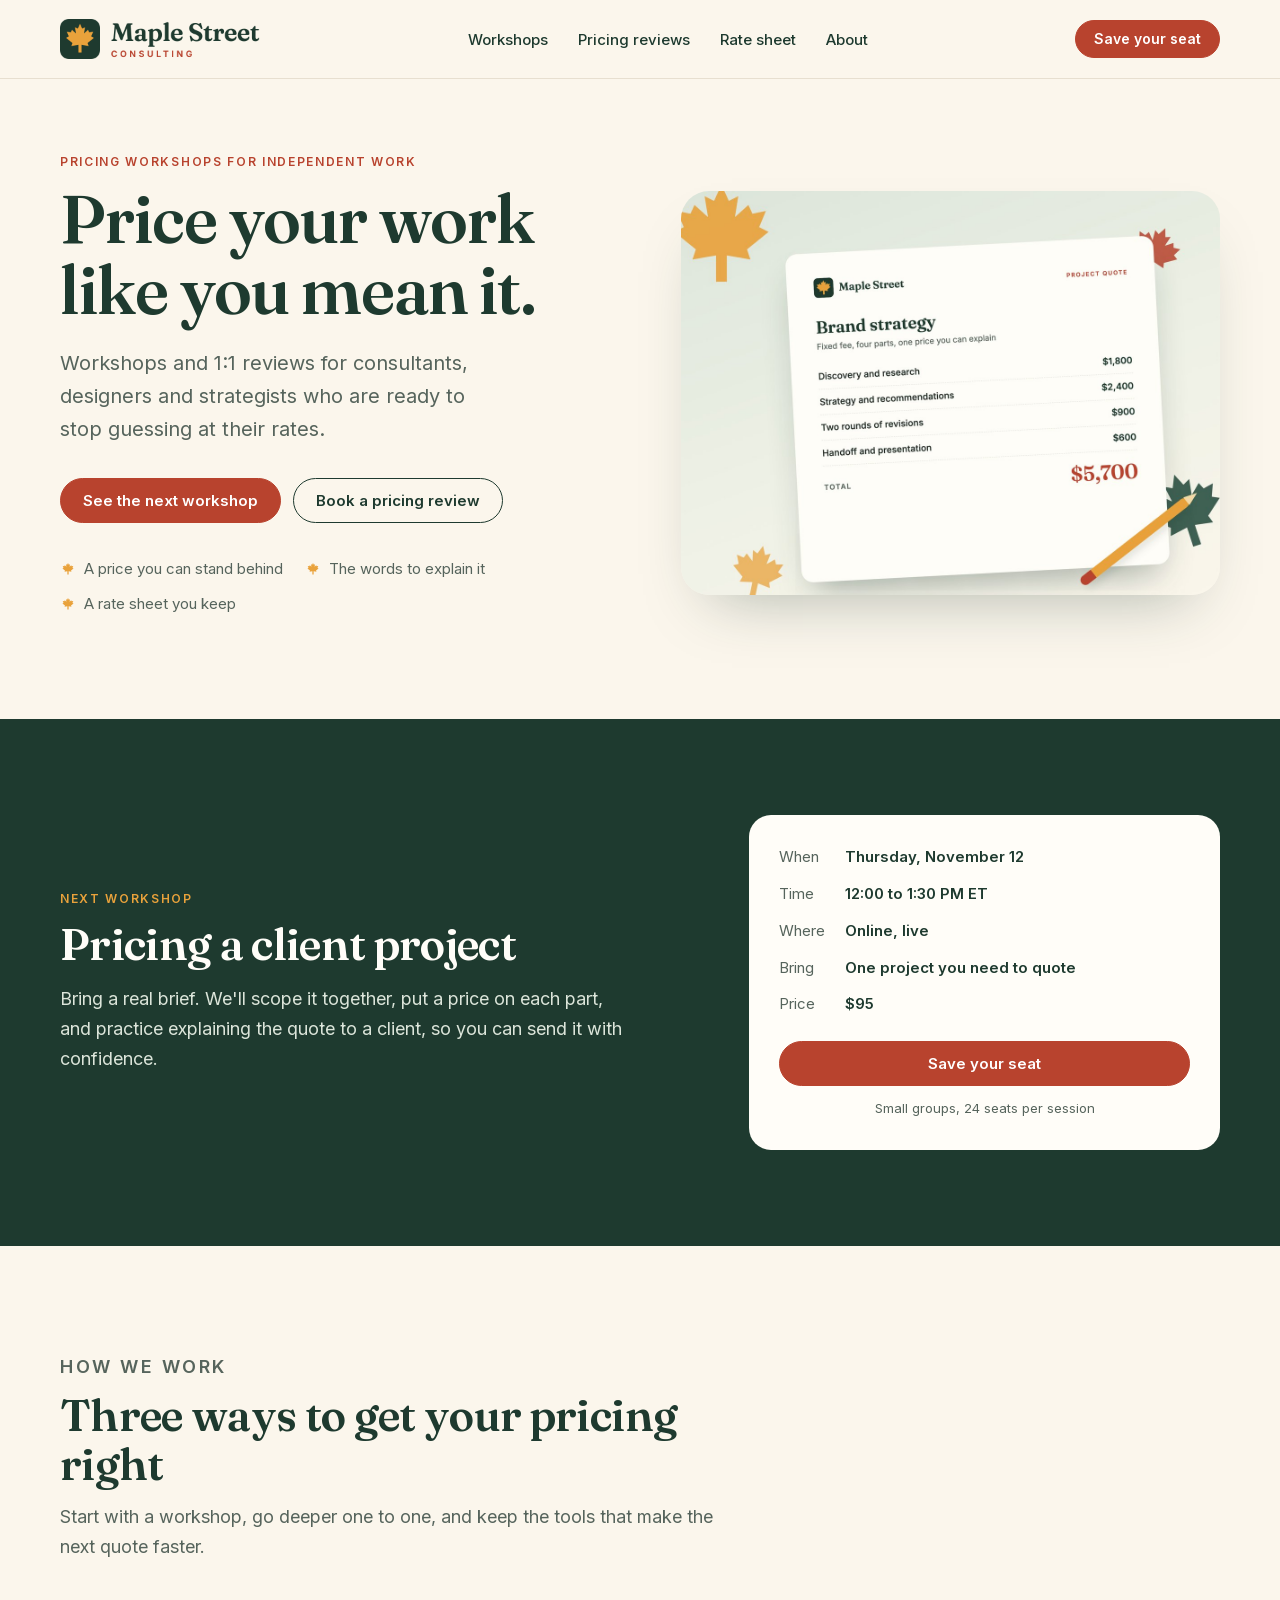
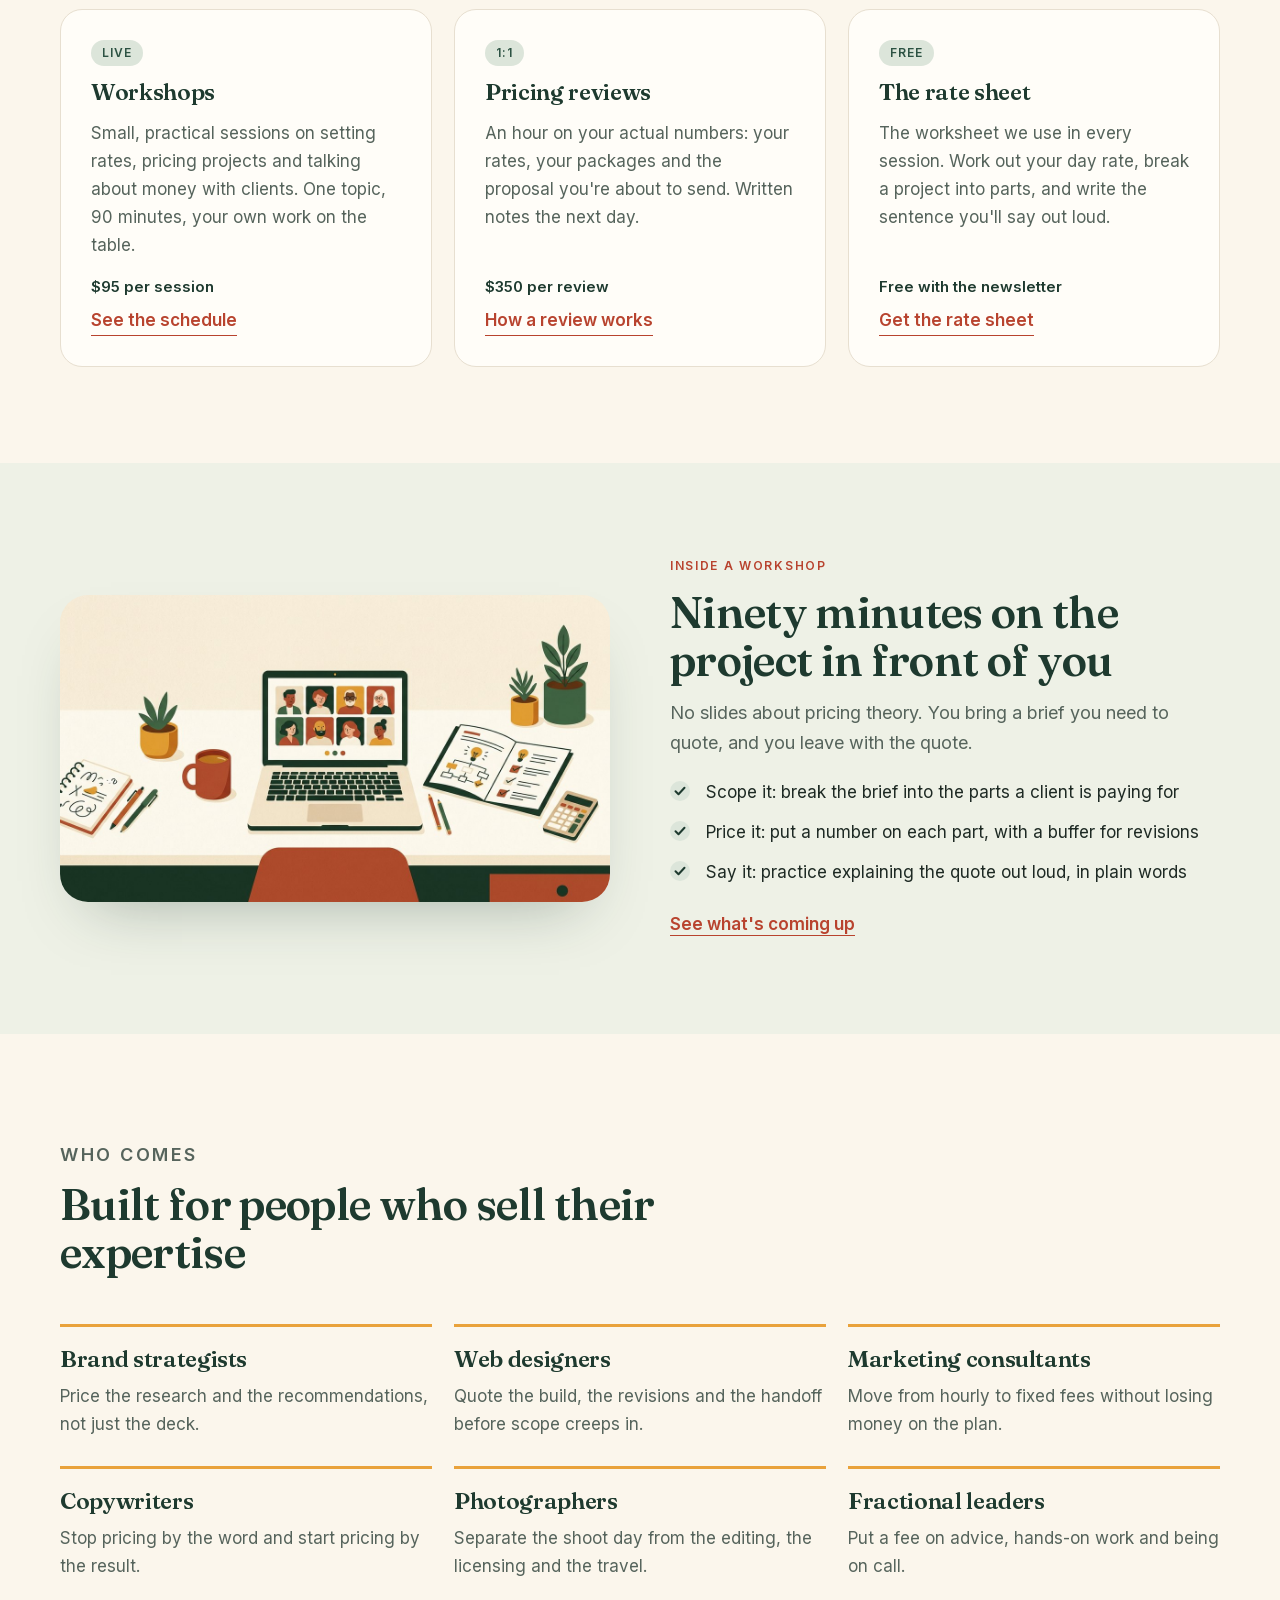
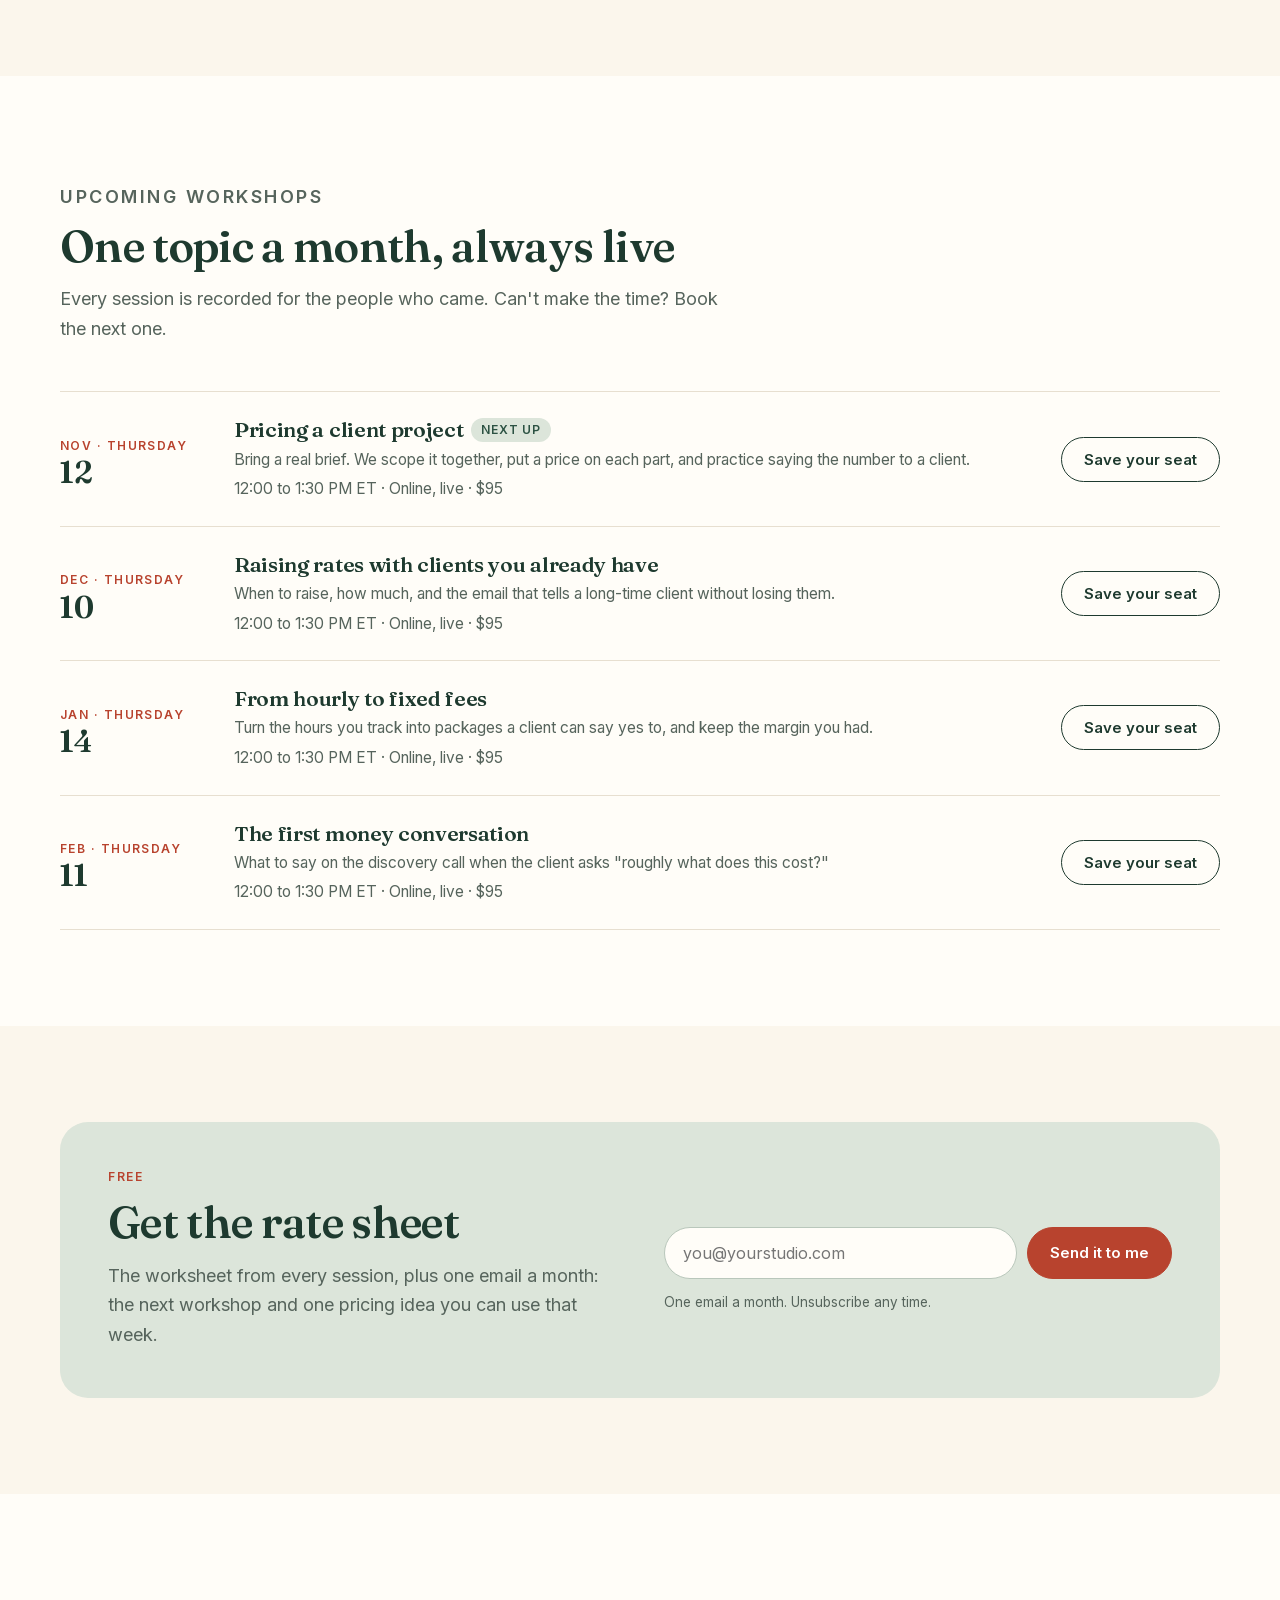
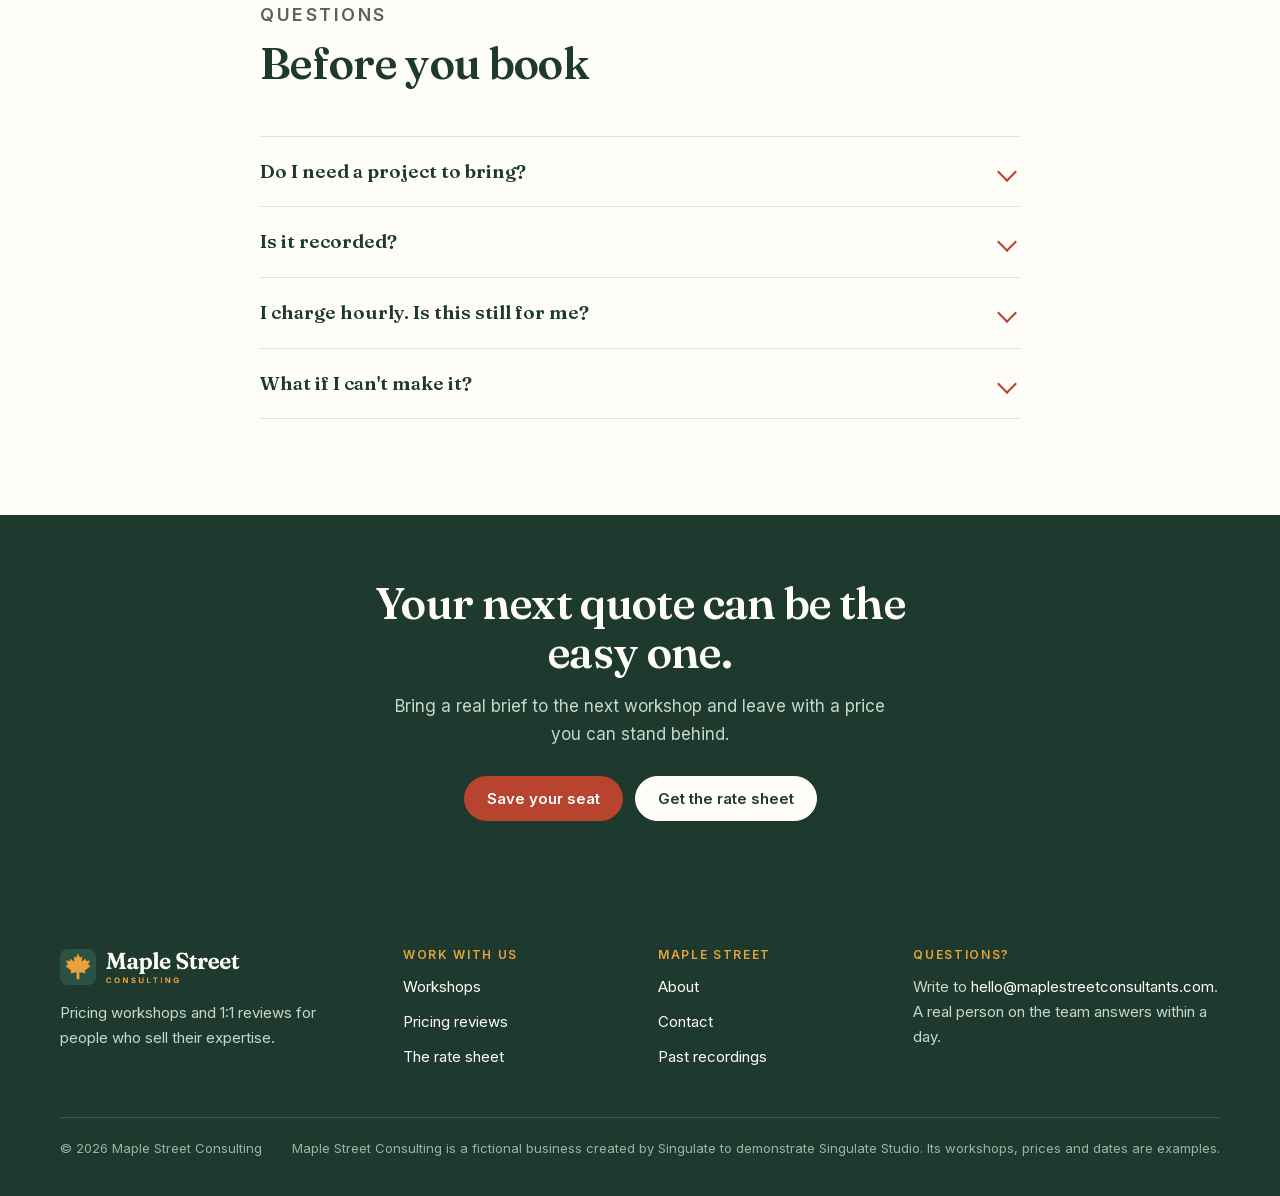
<file: index.html>
<!doctype html>
<html lang="en">
<head>
<meta charset="utf-8">
<meta name="viewport" content="width=device-width, initial-scale=1">
<title>Maple Street Consulting | Pricing workshops for independent consultants</title>
<meta name="description" content="Workshops and 1:1 pricing reviews for consultants, designers and strategists who are ready to stop guessing at their rates.">
<meta name="robots" content="noindex">
<meta name="theme-color" content="#1E3A2F">
<link rel="canonical" href="https://maplestreetconsultants.com/">
<meta property="og:type" content="website">
<meta property="og:site_name" content="Maple Street Consulting">
<meta property="og:title" content="Maple Street Consulting | Pricing workshops for independent consultants">
<meta property="og:description" content="Workshops and 1:1 pricing reviews for consultants, designers and strategists who are ready to stop guessing at their rates.">
<meta property="og:url" content="https://maplestreetconsultants.com/">
<meta property="og:image" content="https://maplestreetconsultants.com/assets/img/og.png">
<meta name="twitter:card" content="summary_large_image">
<link rel="icon" type="image/svg+xml" href="assets/img/mark.svg">
<link rel="icon" type="image/png" sizes="512x512" href="assets/img/icon-512.png">
<link rel="apple-touch-icon" href="assets/img/icon-512.png">
<link rel="preload" href="assets/fonts/fraunces.woff2" as="font" type="font/woff2" crossorigin>
<link rel="stylesheet" href="assets/css/site.css">
<script type="application/ld+json">{"@context": "https://schema.org", "@type": "ProfessionalService", "name": "Maple Street Consulting", "url": "https://maplestreetconsultants.com/", "logo": "https://maplestreetconsultants.com/assets/img/logo.png", "image": "https://maplestreetconsultants.com/assets/img/og.png", "email": "hello@maplestreetconsultants.com", "description": "Pricing workshops and 1:1 pricing reviews for independent consultants, designers and strategists.", "slogan": "Price your work like you mean it."}</script>
<!-- Maple Street Consulting is a fictional business. Singulate uses it to demonstrate Singulate Studio. -->
</head>
<body>
<a class="skip" href="#main">Skip to content</a>
<header class="top">
  <nav class="wrap nav" aria-label="Main">
    <a class="brand" href="index.html" aria-label="Maple Street Consulting home"><img src="assets/img/logo.png" alt="Maple Street Consulting" width="186" height="40"></a>
    <ul class="menu" id="menu"><li><a href="workshops.html">Workshops</a></li><li><a href="pricing-reviews.html">Pricing reviews</a></li><li><a href="rate-sheet.html">Rate sheet</a></li><li><a href="about.html">About</a></li></ul>
    <a class="btn btn-primary" href="workshops.html#next">Save your seat</a>
    <button class="burger" type="button" aria-controls="menu" aria-expanded="false" aria-label="Menu"><svg width="20" height="14" viewBox="0 0 20 14"><path d="M1 1h18M1 7h18M1 13h18" stroke="currentColor" stroke-width="2" stroke-linecap="round"/></svg></button>
  </nav>
</header>
<main id="main">

<section class="hero">
  <div class="wrap hero-grid">
    <div>
      <p class="eyebrow">Pricing workshops for independent work</p>
      <h1>Price your work like you mean it.</h1>
      <p class="lede">Workshops and 1:1 reviews for consultants, designers and strategists who are ready to stop guessing at their rates.</p>
      <div class="actions"><a class="btn btn-primary" href="workshops.html#next">See the next workshop</a><a class="btn btn-ghost" href="pricing-reviews.html">Book a pricing review</a></div>
      <ul class="leave"><li><svg width="16" height="16" viewBox="0 0 100 100" aria-hidden="true"><path fill="#E9A23B" d="M50 12 L55.5 24 L62.5 20.5 L60 36 L70 27 L73 33.5 L83 31.5 L78 43.5 L85 47 L69 60 L71.5 67.5 L54 64.5 L54 84 L46 84 L46 64.5 L28.5 67.5 L31 60 L15 47 L22 43.5 L17 31.5 L27 33.5 L30 27 L40 36 L37.5 20.5 L44.5 24 Z"/></svg>A price you can stand behind</li><li><svg width="16" height="16" viewBox="0 0 100 100" aria-hidden="true"><path fill="#E9A23B" d="M50 12 L55.5 24 L62.5 20.5 L60 36 L70 27 L73 33.5 L83 31.5 L78 43.5 L85 47 L69 60 L71.5 67.5 L54 64.5 L54 84 L46 84 L46 64.5 L28.5 67.5 L31 60 L15 47 L22 43.5 L17 31.5 L27 33.5 L30 27 L40 36 L37.5 20.5 L44.5 24 Z"/></svg>The words to explain it</li><li><svg width="16" height="16" viewBox="0 0 100 100" aria-hidden="true"><path fill="#E9A23B" d="M50 12 L55.5 24 L62.5 20.5 L60 36 L70 27 L73 33.5 L83 31.5 L78 43.5 L85 47 L69 60 L71.5 67.5 L54 64.5 L54 84 L46 84 L46 64.5 L28.5 67.5 L31 60 L15 47 L22 43.5 L17 31.5 L27 33.5 L30 27 L40 36 L37.5 20.5 L44.5 24 Z"/></svg>A rate sheet you keep</li></ul>
    </div>
    <div class="art"><img src="assets/img/hero-quote.jpg" width="1200" height="900" alt="A project quote for brand strategy, broken into four priced parts: discovery and research, strategy and recommendations, two rounds of revisions, and handoff, totaling $5,700"></div>
  </div>
</section>

<section class="band" id="next">
  <div class="wrap workshop">
    <div>
      <p class="eyebrow">Next workshop</p>
      <h2>Pricing a client project</h2>
      <p class="body">Bring a real brief. We'll scope it together, put a price on each part, and practice explaining the quote to a client, so you can send it with confidence.</p>
    </div>
    <div class="details">
      <dl><dt>When</dt><dd>Thursday, November 12</dd><dt>Time</dt><dd>12:00 to 1:30 PM ET</dd><dt>Where</dt><dd>Online, live</dd><dt>Bring</dt><dd>One project you need to quote</dd><dt>Price</dt><dd>$95</dd></dl>
      <a class="btn btn-primary" href="workshops.html#next">Save your seat</a>
      <p class="seats">Small groups, 24 seats per session</p>
    </div>
  </div>
</section>

<section>
  <div class="wrap">
    <div class="intro"><p class="eyebrow">How we work</p><h2>Three ways to get your pricing right</h2><p>Start with a workshop, go deeper one to one, and keep the tools that make the next quote faster.</p></div>
    <div class="cards">
      <article class="card"><span class="tag">Live</span><h3>Workshops</h3><p>Small, practical sessions on setting rates, pricing projects and talking about money with clients. One topic, 90 minutes, your own work on the table.</p><span class="price">$95 per session</span><a class="textlink" href="workshops.html">See the schedule</a></article>
      <article class="card"><span class="tag">1:1</span><h3>Pricing reviews</h3><p>An hour on your actual numbers: your rates, your packages and the proposal you're about to send. Written notes the next day.</p><span class="price">$350 per review</span><a class="textlink" href="pricing-reviews.html">How a review works</a></article>
      <article class="card"><span class="tag">Free</span><h3>The rate sheet</h3><p>The worksheet we use in every session. Work out your day rate, break a project into parts, and write the sentence you'll say out loud.</p><span class="price">Free with the newsletter</span><a class="textlink" href="rate-sheet.html">Get the rate sheet</a></article>
    </div>
  </div>
</section>

<section class="sage">
  <div class="wrap split">
    <div class="art"><img src="assets/img/workshop-scene.jpg" width="1200" height="670" alt="Illustration of an online workshop: a laptop showing eight participants on a desk with a notebook, coffee and a calculator"></div>
    <div>
      <p class="eyebrow">Inside a workshop</p>
      <h2>Ninety minutes on the project in front of you</h2>
      <p class="muted" style="margin-top:14px;font-size:18px">No slides about pricing theory. You bring a brief you need to quote, and you leave with the quote.</p>
      <ul class="checks"><li><svg width="20" height="20" viewBox="0 0 20 20" aria-hidden="true"><circle cx="10" cy="10" r="10" fill="#DCE5DA"/><path d="M5.5 10.3l3 3 6-6.5" fill="none" stroke="#1E3A2F" stroke-width="2" stroke-linecap="round" stroke-linejoin="round"/></svg><span>Scope it: break the brief into the parts a client is paying for</span></li><li><svg width="20" height="20" viewBox="0 0 20 20" aria-hidden="true"><circle cx="10" cy="10" r="10" fill="#DCE5DA"/><path d="M5.5 10.3l3 3 6-6.5" fill="none" stroke="#1E3A2F" stroke-width="2" stroke-linecap="round" stroke-linejoin="round"/></svg><span>Price it: put a number on each part, with a buffer for revisions</span></li><li><svg width="20" height="20" viewBox="0 0 20 20" aria-hidden="true"><circle cx="10" cy="10" r="10" fill="#DCE5DA"/><path d="M5.5 10.3l3 3 6-6.5" fill="none" stroke="#1E3A2F" stroke-width="2" stroke-linecap="round" stroke-linejoin="round"/></svg><span>Say it: practice explaining the quote out loud, in plain words</span></li></ul>
      <p style="margin-top:24px"><a class="textlink" href="workshops.html">See what's coming up</a></p>
    </div>
  </div>
</section>

<section>
  <div class="wrap">
    <div class="intro"><p class="eyebrow">Who comes</p><h2>Built for people who sell their expertise</h2></div>
    <div class="who">
      <div><h3>Brand strategists</h3><p>Price the research and the recommendations, not just the deck.</p></div>
      <div><h3>Web designers</h3><p>Quote the build, the revisions and the handoff before scope creeps in.</p></div>
      <div><h3>Marketing consultants</h3><p>Move from hourly to fixed fees without losing money on the plan.</p></div>
      <div><h3>Copywriters</h3><p>Stop pricing by the word and start pricing by the result.</p></div>
      <div><h3>Photographers</h3><p>Separate the shoot day from the editing, the licensing and the travel.</p></div>
      <div><h3>Fractional leaders</h3><p>Put a fee on advice, hands-on work and being on call.</p></div>
    </div>
  </div>
</section>

<section class="paper">
  <div class="wrap">
    <div class="intro"><p class="eyebrow">Upcoming workshops</p><h2>One topic a month, always live</h2><p>Every session is recorded for the people who came. Can't make the time? Book the next one.</p></div>
    <ul class="schedule"><li><div class="date"><span>Nov &middot; Thursday</span><b>12</b></div><div><h3>Pricing a client project<span class="pill">Next up</span></h3><p>Bring a real brief. We scope it together, put a price on each part, and practice saying the number to a client.</p><p>12:00 to 1:30 PM ET &middot; Online, live &middot; $95</p></div><a class="btn btn-ghost" href="workshops.html#next">Save your seat</a></li><li><div class="date"><span>Dec &middot; Thursday</span><b>10</b></div><div><h3>Raising rates with clients you already have</h3><p>When to raise, how much, and the email that tells a long-time client without losing them.</p><p>12:00 to 1:30 PM ET &middot; Online, live &middot; $95</p></div><a class="btn btn-ghost" href="workshops.html#next">Save your seat</a></li><li><div class="date"><span>Jan &middot; Thursday</span><b>14</b></div><div><h3>From hourly to fixed fees</h3><p>Turn the hours you track into packages a client can say yes to, and keep the margin you had.</p><p>12:00 to 1:30 PM ET &middot; Online, live &middot; $95</p></div><a class="btn btn-ghost" href="workshops.html#next">Save your seat</a></li><li><div class="date"><span>Feb &middot; Thursday</span><b>11</b></div><div><h3>The first money conversation</h3><p>What to say on the discovery call when the client asks "roughly what does this cost?"</p><p>12:00 to 1:30 PM ET &middot; Online, live &middot; $95</p></div><a class="btn btn-ghost" href="workshops.html#next">Save your seat</a></li></ul>
  </div>
</section>

<section>
  <div class="wrap">
    <div class="signup">
  <div><p class="eyebrow">Free</p><h2>Get the rate sheet</h2><p class="muted" style="margin-top:14px;font-size:18px">The worksheet from every session, plus one email a month: the next workshop and one pricing idea you can use that week.</p></div>
  <div>
    <form class="form" data-demo>
      <label class="skip" for="email-Send">Email address</label>
      <input id="email-Send" type="email" required placeholder="you@yourstudio.com" autocomplete="email">
      <button class="btn btn-primary" type="submit">Send it to me</button>
    </form>
    <p class="thanks" role="status">Thanks. Maple Street is a demo business, so nothing was sent and your address wasn't stored.</p>
    <p class="form-note">One email a month. Unsubscribe any time.</p>
  </div>
</div>
  </div>
</section>

<section class="paper">
  <div class="narrow">
    <div class="intro"><p class="eyebrow">Questions</p><h2>Before you book</h2></div>
    <div class="faq"><details><summary>Do I need a project to bring?</summary><div class="a">It helps a lot. If you don't have one right now, bring the last project you quoted. You'll see what you'd change.</div></details><details><summary>Is it recorded?</summary><div class="a">Yes. Everyone who registers gets the recording and the worksheet the next morning, whether they made it live or not.</div></details><details><summary>I charge hourly. Is this still for me?</summary><div class="a">Yes. Most people who come start there. The workshops show you how to turn hours into parts a client can see and agree to pay for.</div></details><details><summary>What if I can't make it?</summary><div class="a">Move to any later workshop, no charge. Write to us before the session starts.</div></details></div>
  </div>
</section>

<section class="band tight">
  <div class="wrap cta">
    <h2>Your next quote can be the easy one.</h2>
    <p>Bring a real brief to the next workshop and leave with a price you can stand behind.</p>
    <div class="actions"><a class="btn btn-primary" href="workshops.html#next">Save your seat</a><a class="btn btn-light" href="rate-sheet.html">Get the rate sheet</a></div>
  </div>
</section>

</main>
<footer>
  <div class="wrap">
    <div class="foot">
      <div><img src="assets/img/logo-white.png" alt="Maple Street Consulting" width="167" height="36"><p>Pricing workshops and 1:1 reviews for people who sell their expertise.</p></div>
      <div><h4>Work with us</h4><ul><li><a href="workshops.html">Workshops</a></li><li><a href="pricing-reviews.html">Pricing reviews</a></li><li><a href="rate-sheet.html">The rate sheet</a></li></ul></div>
      <div><h4>Maple Street</h4><ul><li><a href="about.html">About</a></li><li><a href="mailto:hello@maplestreetconsultants.com">Contact</a></li><li><a href="workshops.html#recording">Past recordings</a></li></ul></div>
      <div><h4>Questions?</h4><p>Write to <a href="mailto:hello@maplestreetconsultants.com">hello@maplestreetconsultants.com</a>. A real person on the team answers within a day.</p></div>
    </div>
    <div class="fine"><span>&copy; 2026 Maple Street Consulting</span><span>Maple Street Consulting is a fictional business created by Singulate to demonstrate Singulate Studio. Its workshops, prices and dates are examples.</span></div>
  </div>
</footer>
<script src="assets/js/site.js"></script>
</body>
</html>
</file>
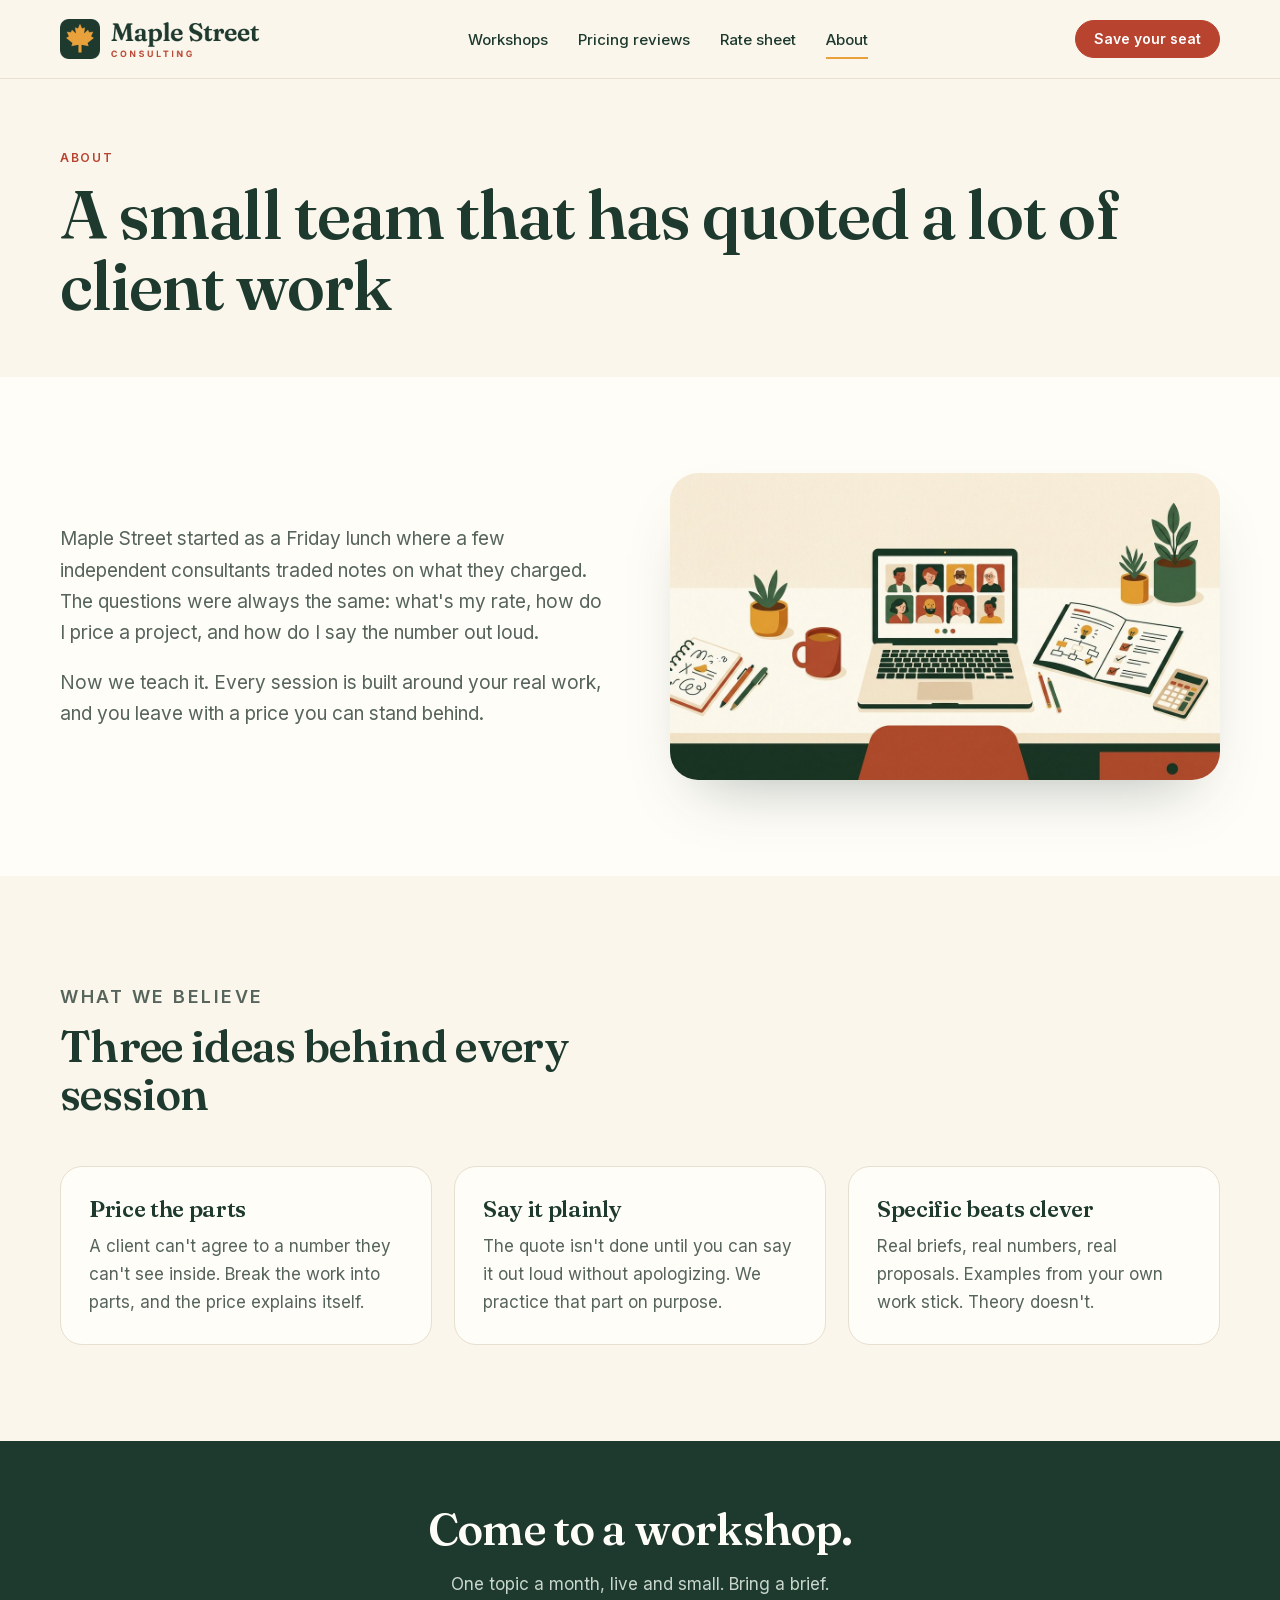
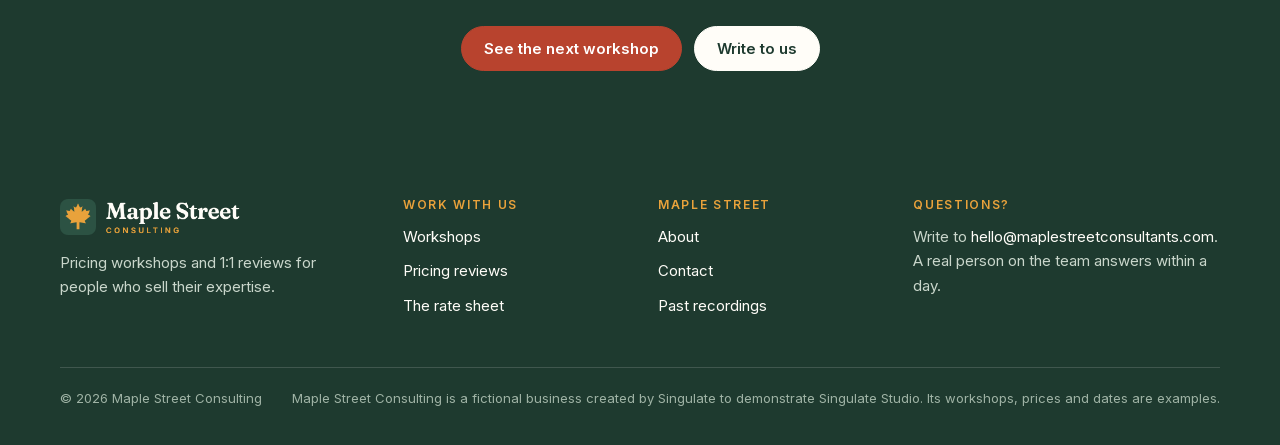
<file: about.html>
<!doctype html>
<html lang="en">
<head>
<meta charset="utf-8">
<meta name="viewport" content="width=device-width, initial-scale=1">
<title>About | Maple Street Consulting</title>
<meta name="description" content="Maple Street started as a Friday lunch where independent consultants traded notes on what they charged. Now we teach it.">
<meta name="robots" content="noindex">
<meta name="theme-color" content="#1E3A2F">
<link rel="canonical" href="https://maplestreetconsultants.com/about.html">
<meta property="og:type" content="website">
<meta property="og:site_name" content="Maple Street Consulting">
<meta property="og:title" content="About | Maple Street Consulting">
<meta property="og:description" content="Maple Street started as a Friday lunch where independent consultants traded notes on what they charged. Now we teach it.">
<meta property="og:url" content="https://maplestreetconsultants.com/about.html">
<meta property="og:image" content="https://maplestreetconsultants.com/assets/img/og.png">
<meta name="twitter:card" content="summary_large_image">
<link rel="icon" type="image/svg+xml" href="assets/img/mark.svg">
<link rel="icon" type="image/png" sizes="512x512" href="assets/img/icon-512.png">
<link rel="apple-touch-icon" href="assets/img/icon-512.png">
<link rel="preload" href="assets/fonts/fraunces.woff2" as="font" type="font/woff2" crossorigin>
<link rel="stylesheet" href="assets/css/site.css">
<script type="application/ld+json">{"@context": "https://schema.org", "@type": "ProfessionalService", "name": "Maple Street Consulting", "url": "https://maplestreetconsultants.com/", "logo": "https://maplestreetconsultants.com/assets/img/logo.png", "image": "https://maplestreetconsultants.com/assets/img/og.png", "email": "hello@maplestreetconsultants.com", "description": "Pricing workshops and 1:1 pricing reviews for independent consultants, designers and strategists.", "slogan": "Price your work like you mean it."}</script>
<!-- Maple Street Consulting is a fictional business. Singulate uses it to demonstrate Singulate Studio. -->
</head>
<body>
<a class="skip" href="#main">Skip to content</a>
<header class="top">
  <nav class="wrap nav" aria-label="Main">
    <a class="brand" href="index.html" aria-label="Maple Street Consulting home"><img src="assets/img/logo.png" alt="Maple Street Consulting" width="186" height="40"></a>
    <ul class="menu" id="menu"><li><a href="workshops.html">Workshops</a></li><li><a href="pricing-reviews.html">Pricing reviews</a></li><li><a href="rate-sheet.html">Rate sheet</a></li><li><a href="about.html" aria-current=page>About</a></li></ul>
    <a class="btn btn-primary" href="workshops.html#next">Save your seat</a>
    <button class="burger" type="button" aria-controls="menu" aria-expanded="false" aria-label="Menu"><svg width="20" height="14" viewBox="0 0 20 14"><path d="M1 1h18M1 7h18M1 13h18" stroke="currentColor" stroke-width="2" stroke-linecap="round"/></svg></button>
  </nav>
</header>
<main id="main">

<section class="page-hero">
  <div class="wrap">
    <p class="eyebrow">About</p>
    <h1>A small team that has quoted a lot of client work</h1>
  </div>
</section>

<section class="paper">
  <div class="wrap split">
    <div>
      <p class="muted" style="font-size:19px">Maple Street started as a Friday lunch where a few independent consultants traded notes on what they charged. The questions were always the same: what's my rate, how do I price a project, and how do I say the number out loud.</p>
      <p class="muted" style="font-size:19px;margin-top:18px">Now we teach it. Every session is built around your real work, and you leave with a price you can stand behind.</p>
    </div>
    <div class="art"><img src="assets/img/workshop-scene.jpg" width="1200" height="670" alt="Illustration of an online workshop on a laptop, with a notebook, coffee and a calculator on the desk"></div>
  </div>
</section>

<section>
  <div class="wrap">
    <div class="intro"><p class="eyebrow">What we believe</p><h2>Three ideas behind every session</h2></div>
    <div class="principles">
      <div><h3>Price the parts</h3><p>A client can't agree to a number they can't see inside. Break the work into parts, and the price explains itself.</p></div>
      <div><h3>Say it plainly</h3><p>The quote isn't done until you can say it out loud without apologizing. We practice that part on purpose.</p></div>
      <div><h3>Specific beats clever</h3><p>Real briefs, real numbers, real proposals. Examples from your own work stick. Theory doesn't.</p></div>
    </div>
  </div>
</section>

<section class="band tight">
  <div class="wrap cta"><h2>Come to a workshop.</h2><p>One topic a month, live and small. Bring a brief.</p><div class="actions"><a class="btn btn-primary" href="workshops.html#next">See the next workshop</a><a class="btn btn-light" href="mailto:hello@maplestreetconsultants.com">Write to us</a></div></div>
</section>

</main>
<footer>
  <div class="wrap">
    <div class="foot">
      <div><img src="assets/img/logo-white.png" alt="Maple Street Consulting" width="167" height="36"><p>Pricing workshops and 1:1 reviews for people who sell their expertise.</p></div>
      <div><h4>Work with us</h4><ul><li><a href="workshops.html">Workshops</a></li><li><a href="pricing-reviews.html">Pricing reviews</a></li><li><a href="rate-sheet.html">The rate sheet</a></li></ul></div>
      <div><h4>Maple Street</h4><ul><li><a href="about.html">About</a></li><li><a href="mailto:hello@maplestreetconsultants.com">Contact</a></li><li><a href="workshops.html#recording">Past recordings</a></li></ul></div>
      <div><h4>Questions?</h4><p>Write to <a href="mailto:hello@maplestreetconsultants.com">hello@maplestreetconsultants.com</a>. A real person on the team answers within a day.</p></div>
    </div>
    <div class="fine"><span>&copy; 2026 Maple Street Consulting</span><span>Maple Street Consulting is a fictional business created by Singulate to demonstrate Singulate Studio. Its workshops, prices and dates are examples.</span></div>
  </div>
</footer>
<script src="assets/js/site.js"></script>
</body>
</html>
</file>
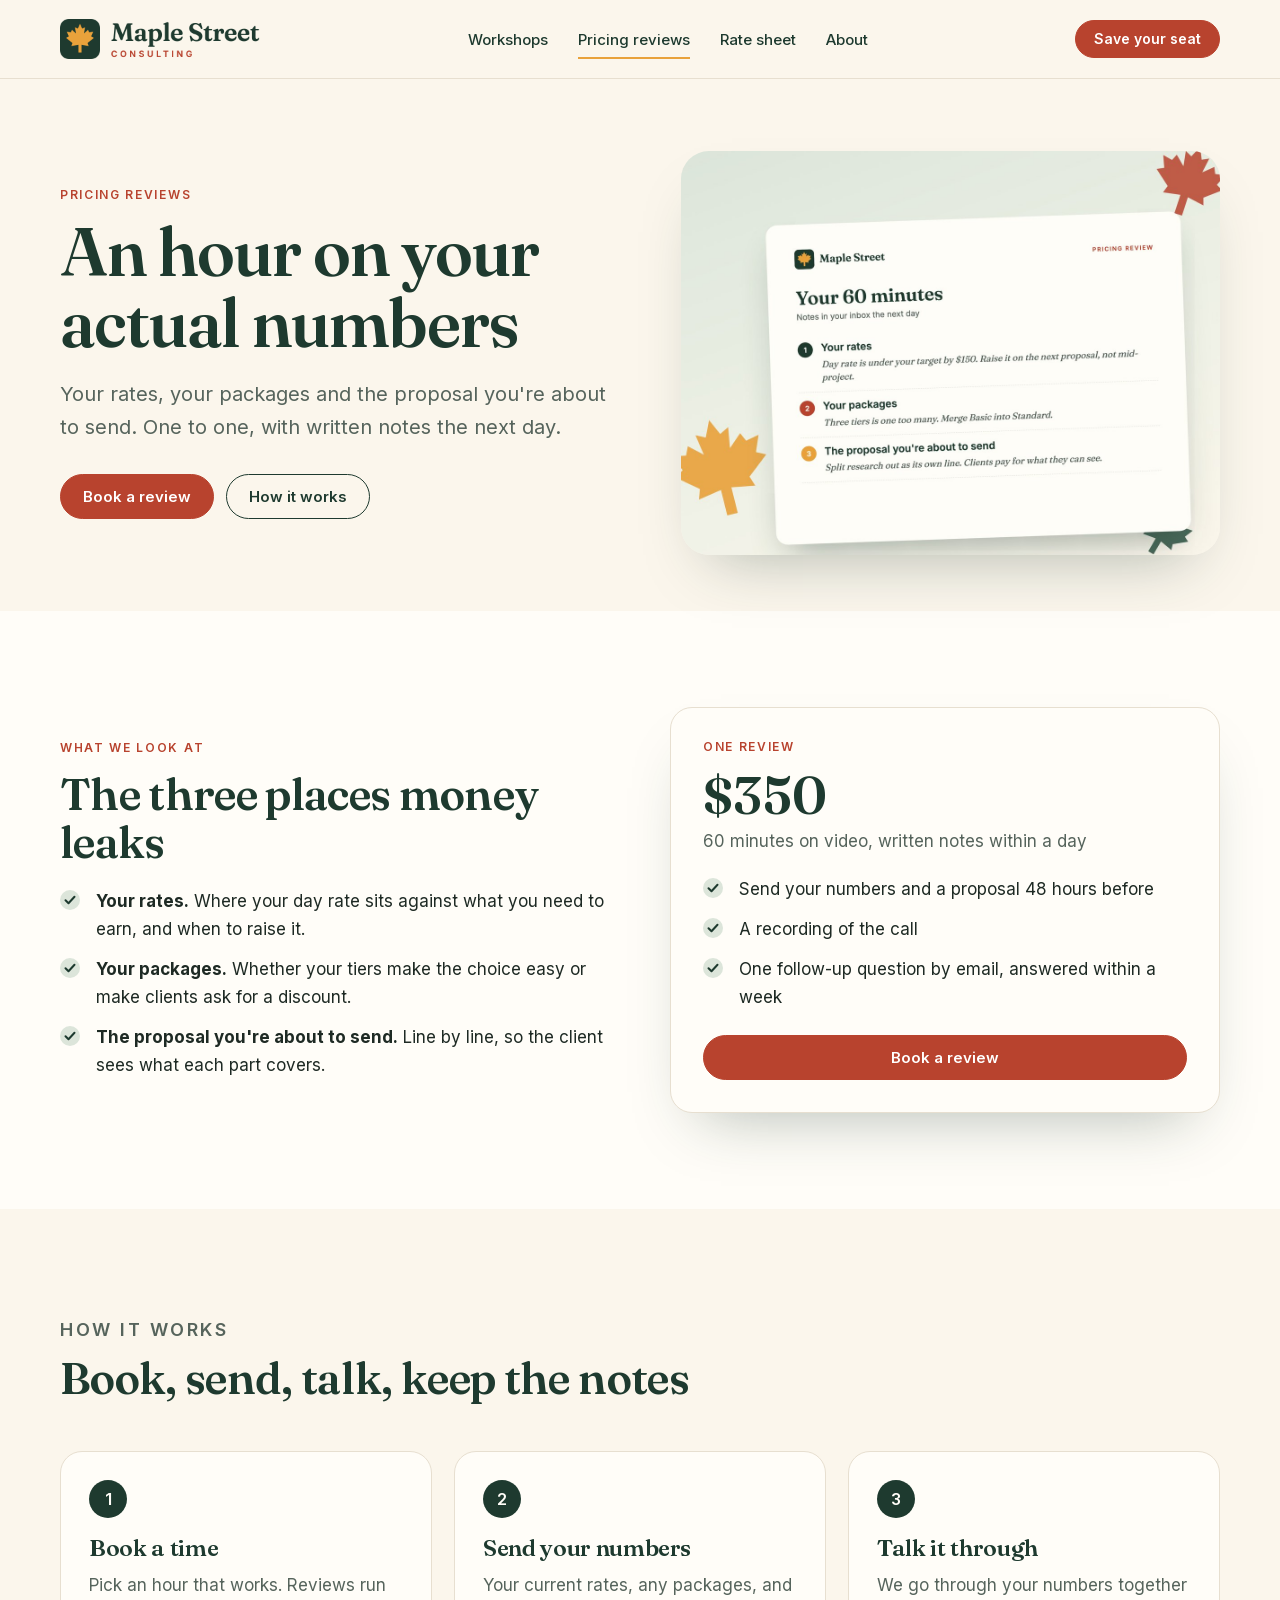
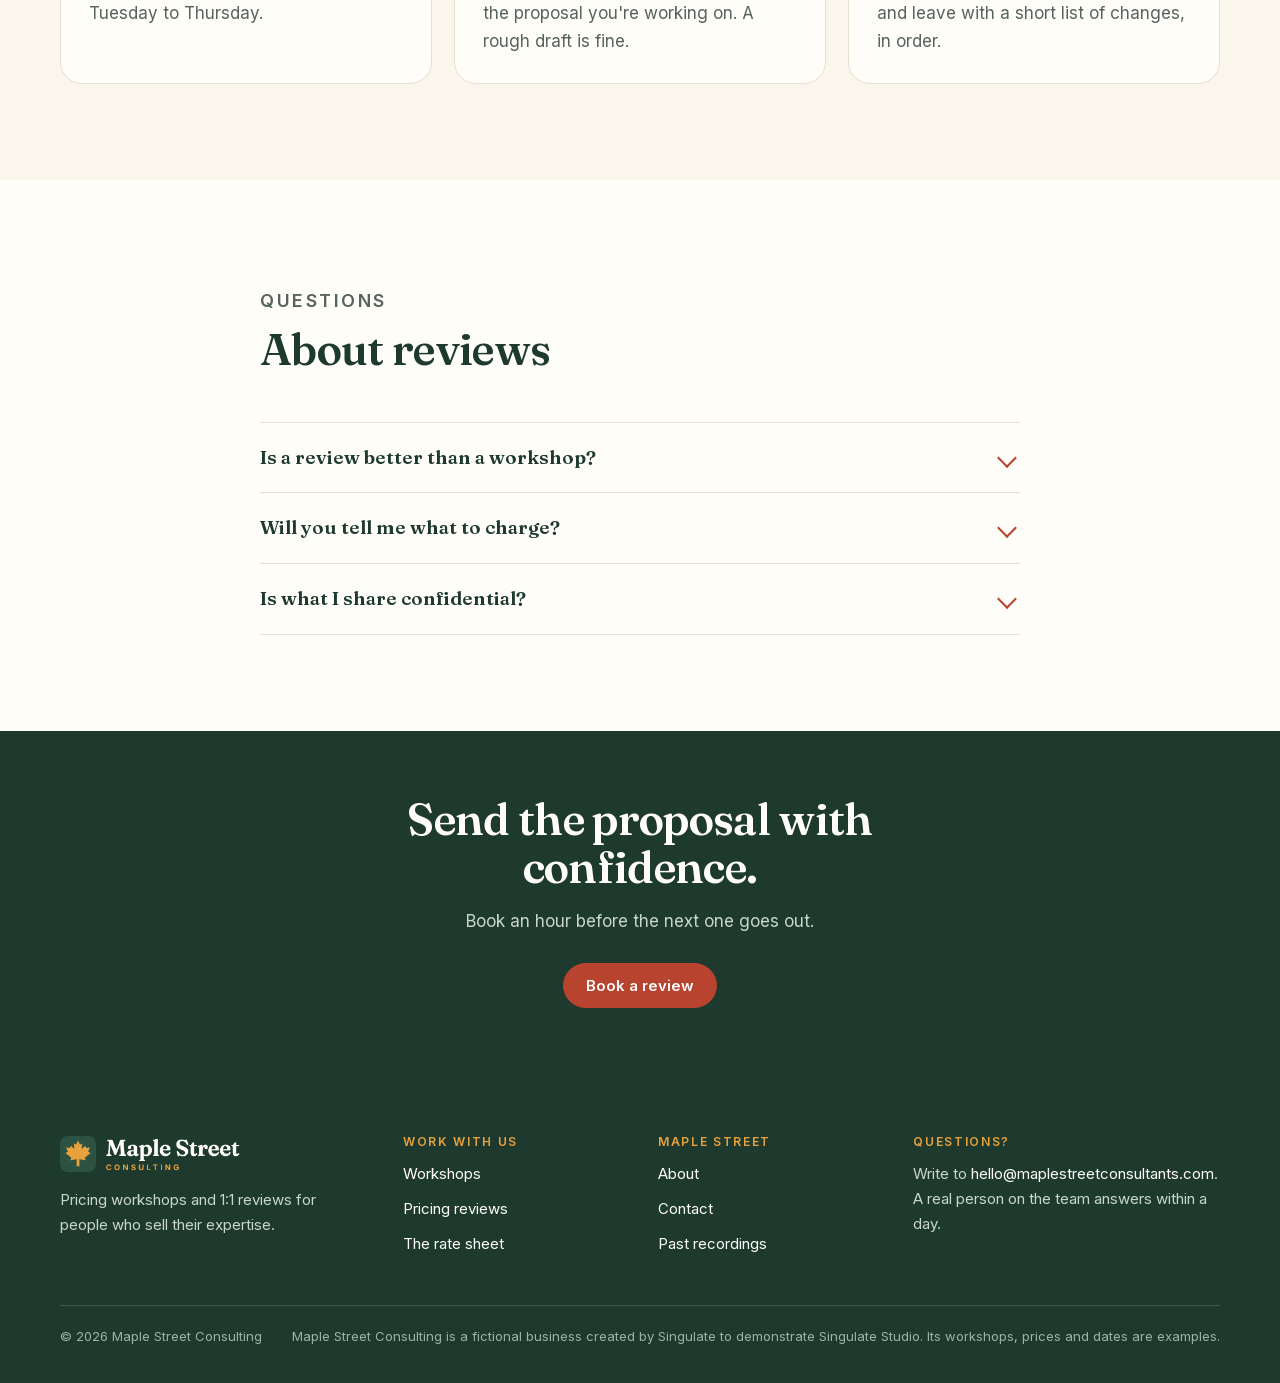
<file: pricing-reviews.html>
<!doctype html>
<html lang="en">
<head>
<meta charset="utf-8">
<meta name="viewport" content="width=device-width, initial-scale=1">
<title>Pricing reviews | Maple Street Consulting</title>
<meta name="description" content="An hour one to one on your rates, your packages and the proposal you are about to send. Written notes the next day.">
<meta name="robots" content="noindex">
<meta name="theme-color" content="#1E3A2F">
<link rel="canonical" href="https://maplestreetconsultants.com/pricing-reviews.html">
<meta property="og:type" content="website">
<meta property="og:site_name" content="Maple Street Consulting">
<meta property="og:title" content="Pricing reviews | Maple Street Consulting">
<meta property="og:description" content="An hour one to one on your rates, your packages and the proposal you are about to send. Written notes the next day.">
<meta property="og:url" content="https://maplestreetconsultants.com/pricing-reviews.html">
<meta property="og:image" content="https://maplestreetconsultants.com/assets/img/og.png">
<meta name="twitter:card" content="summary_large_image">
<link rel="icon" type="image/svg+xml" href="assets/img/mark.svg">
<link rel="icon" type="image/png" sizes="512x512" href="assets/img/icon-512.png">
<link rel="apple-touch-icon" href="assets/img/icon-512.png">
<link rel="preload" href="assets/fonts/fraunces.woff2" as="font" type="font/woff2" crossorigin>
<link rel="stylesheet" href="assets/css/site.css">
<script type="application/ld+json">{"@context": "https://schema.org", "@type": "ProfessionalService", "name": "Maple Street Consulting", "url": "https://maplestreetconsultants.com/", "logo": "https://maplestreetconsultants.com/assets/img/logo.png", "image": "https://maplestreetconsultants.com/assets/img/og.png", "email": "hello@maplestreetconsultants.com", "description": "Pricing workshops and 1:1 pricing reviews for independent consultants, designers and strategists.", "slogan": "Price your work like you mean it."}</script>
<!-- Maple Street Consulting is a fictional business. Singulate uses it to demonstrate Singulate Studio. -->
</head>
<body>
<a class="skip" href="#main">Skip to content</a>
<header class="top">
  <nav class="wrap nav" aria-label="Main">
    <a class="brand" href="index.html" aria-label="Maple Street Consulting home"><img src="assets/img/logo.png" alt="Maple Street Consulting" width="186" height="40"></a>
    <ul class="menu" id="menu"><li><a href="workshops.html">Workshops</a></li><li><a href="pricing-reviews.html" aria-current=page>Pricing reviews</a></li><li><a href="rate-sheet.html">Rate sheet</a></li><li><a href="about.html">About</a></li></ul>
    <a class="btn btn-primary" href="workshops.html#next">Save your seat</a>
    <button class="burger" type="button" aria-controls="menu" aria-expanded="false" aria-label="Menu"><svg width="20" height="14" viewBox="0 0 20 14"><path d="M1 1h18M1 7h18M1 13h18" stroke="currentColor" stroke-width="2" stroke-linecap="round"/></svg></button>
  </nav>
</header>
<main id="main">

<section class="page-hero">
  <div class="wrap hero-grid">
    <div>
      <p class="eyebrow">Pricing reviews</p>
      <h1>An hour on your actual numbers</h1>
      <p class="lede">Your rates, your packages and the proposal you're about to send. One to one, with written notes the next day.</p>
      <div class="actions" style="margin-top:30px"><a class="btn btn-primary" href="mailto:hello@maplestreetconsultants.com?subject=Pricing%20review">Book a review</a><a class="btn btn-ghost" href="#how">How it works</a></div>
    </div>
    <div class="art"><img src="assets/img/review-notes.jpg" width="1200" height="900" alt="Pricing review notes in three parts: your rates, your packages, and the proposal you're about to send"></div>
  </div>
</section>

<section class="paper">
  <div class="wrap split">
    <div>
      <p class="eyebrow">What we look at</p>
      <h2>The three places money leaks</h2>
      <ul class="checks"><li><svg width="20" height="20" viewBox="0 0 20 20" aria-hidden="true"><circle cx="10" cy="10" r="10" fill="#DCE5DA"/><path d="M5.5 10.3l3 3 6-6.5" fill="none" stroke="#1E3A2F" stroke-width="2" stroke-linecap="round" stroke-linejoin="round"/></svg><span><b>Your rates.</b> Where your day rate sits against what you need to earn, and when to raise it.</span></li><li><svg width="20" height="20" viewBox="0 0 20 20" aria-hidden="true"><circle cx="10" cy="10" r="10" fill="#DCE5DA"/><path d="M5.5 10.3l3 3 6-6.5" fill="none" stroke="#1E3A2F" stroke-width="2" stroke-linecap="round" stroke-linejoin="round"/></svg><span><b>Your packages.</b> Whether your tiers make the choice easy or make clients ask for a discount.</span></li><li><svg width="20" height="20" viewBox="0 0 20 20" aria-hidden="true"><circle cx="10" cy="10" r="10" fill="#DCE5DA"/><path d="M5.5 10.3l3 3 6-6.5" fill="none" stroke="#1E3A2F" stroke-width="2" stroke-linecap="round" stroke-linejoin="round"/></svg><span><b>The proposal you're about to send.</b> Line by line, so the client sees what each part covers.</span></li></ul>
    </div>
    <div class="pricebox">
      <p class="eyebrow">One review</p>
      <p class="amount">$350</p>
      <p class="per">60 minutes on video, written notes within a day</p>
      <ul class="checks"><li><svg width="20" height="20" viewBox="0 0 20 20" aria-hidden="true"><circle cx="10" cy="10" r="10" fill="#DCE5DA"/><path d="M5.5 10.3l3 3 6-6.5" fill="none" stroke="#1E3A2F" stroke-width="2" stroke-linecap="round" stroke-linejoin="round"/></svg><span>Send your numbers and a proposal 48 hours before</span></li><li><svg width="20" height="20" viewBox="0 0 20 20" aria-hidden="true"><circle cx="10" cy="10" r="10" fill="#DCE5DA"/><path d="M5.5 10.3l3 3 6-6.5" fill="none" stroke="#1E3A2F" stroke-width="2" stroke-linecap="round" stroke-linejoin="round"/></svg><span>A recording of the call</span></li><li><svg width="20" height="20" viewBox="0 0 20 20" aria-hidden="true"><circle cx="10" cy="10" r="10" fill="#DCE5DA"/><path d="M5.5 10.3l3 3 6-6.5" fill="none" stroke="#1E3A2F" stroke-width="2" stroke-linecap="round" stroke-linejoin="round"/></svg><span>One follow-up question by email, answered within a week</span></li></ul>
      <p style="margin-top:24px"><a class="btn btn-primary" href="mailto:hello@maplestreetconsultants.com?subject=Pricing%20review" style="width:100%">Book a review</a></p>
    </div>
  </div>
</section>

<section id="how">
  <div class="wrap">
    <div class="intro"><p class="eyebrow">How it works</p><h2>Book, send, talk, keep the notes</h2></div>
    <ol class="steps">
      <li><h3>Book a time</h3><p>Pick an hour that works. Reviews run Tuesday to Thursday.</p></li>
      <li><h3>Send your numbers</h3><p>Your current rates, any packages, and the proposal you're working on. A rough draft is fine.</p></li>
      <li><h3>Talk it through</h3><p>We go through your numbers together and leave with a short list of changes, in order.</p></li>
    </ol>
  </div>
</section>

<section class="paper">
  <div class="narrow">
    <div class="intro"><p class="eyebrow">Questions</p><h2>About reviews</h2></div>
    <div class="faq"><details><summary>Is a review better than a workshop?</summary><div class="a">It's different. A workshop teaches the method on one project. A review applies it to your whole business: your rates, your packages and your next proposal.</div></details><details><summary>Will you tell me what to charge?</summary><div class="a">We'll tell you what your numbers say, and what we'd change. The decision stays yours.</div></details><details><summary>Is what I share confidential?</summary><div class="a">Yes. Your numbers and proposals stay between you and us, and we never use them as examples.</div></details></div>
  </div>
</section>

<section class="band tight">
  <div class="wrap cta"><h2>Send the proposal with confidence.</h2><p>Book an hour before the next one goes out.</p><div class="actions"><a class="btn btn-primary" href="mailto:hello@maplestreetconsultants.com?subject=Pricing%20review">Book a review</a></div></div>
</section>

</main>
<footer>
  <div class="wrap">
    <div class="foot">
      <div><img src="assets/img/logo-white.png" alt="Maple Street Consulting" width="167" height="36"><p>Pricing workshops and 1:1 reviews for people who sell their expertise.</p></div>
      <div><h4>Work with us</h4><ul><li><a href="workshops.html">Workshops</a></li><li><a href="pricing-reviews.html">Pricing reviews</a></li><li><a href="rate-sheet.html">The rate sheet</a></li></ul></div>
      <div><h4>Maple Street</h4><ul><li><a href="about.html">About</a></li><li><a href="mailto:hello@maplestreetconsultants.com">Contact</a></li><li><a href="workshops.html#recording">Past recordings</a></li></ul></div>
      <div><h4>Questions?</h4><p>Write to <a href="mailto:hello@maplestreetconsultants.com">hello@maplestreetconsultants.com</a>. A real person on the team answers within a day.</p></div>
    </div>
    <div class="fine"><span>&copy; 2026 Maple Street Consulting</span><span>Maple Street Consulting is a fictional business created by Singulate to demonstrate Singulate Studio. Its workshops, prices and dates are examples.</span></div>
  </div>
</footer>
<script src="assets/js/site.js"></script>
</body>
</html>
</file>
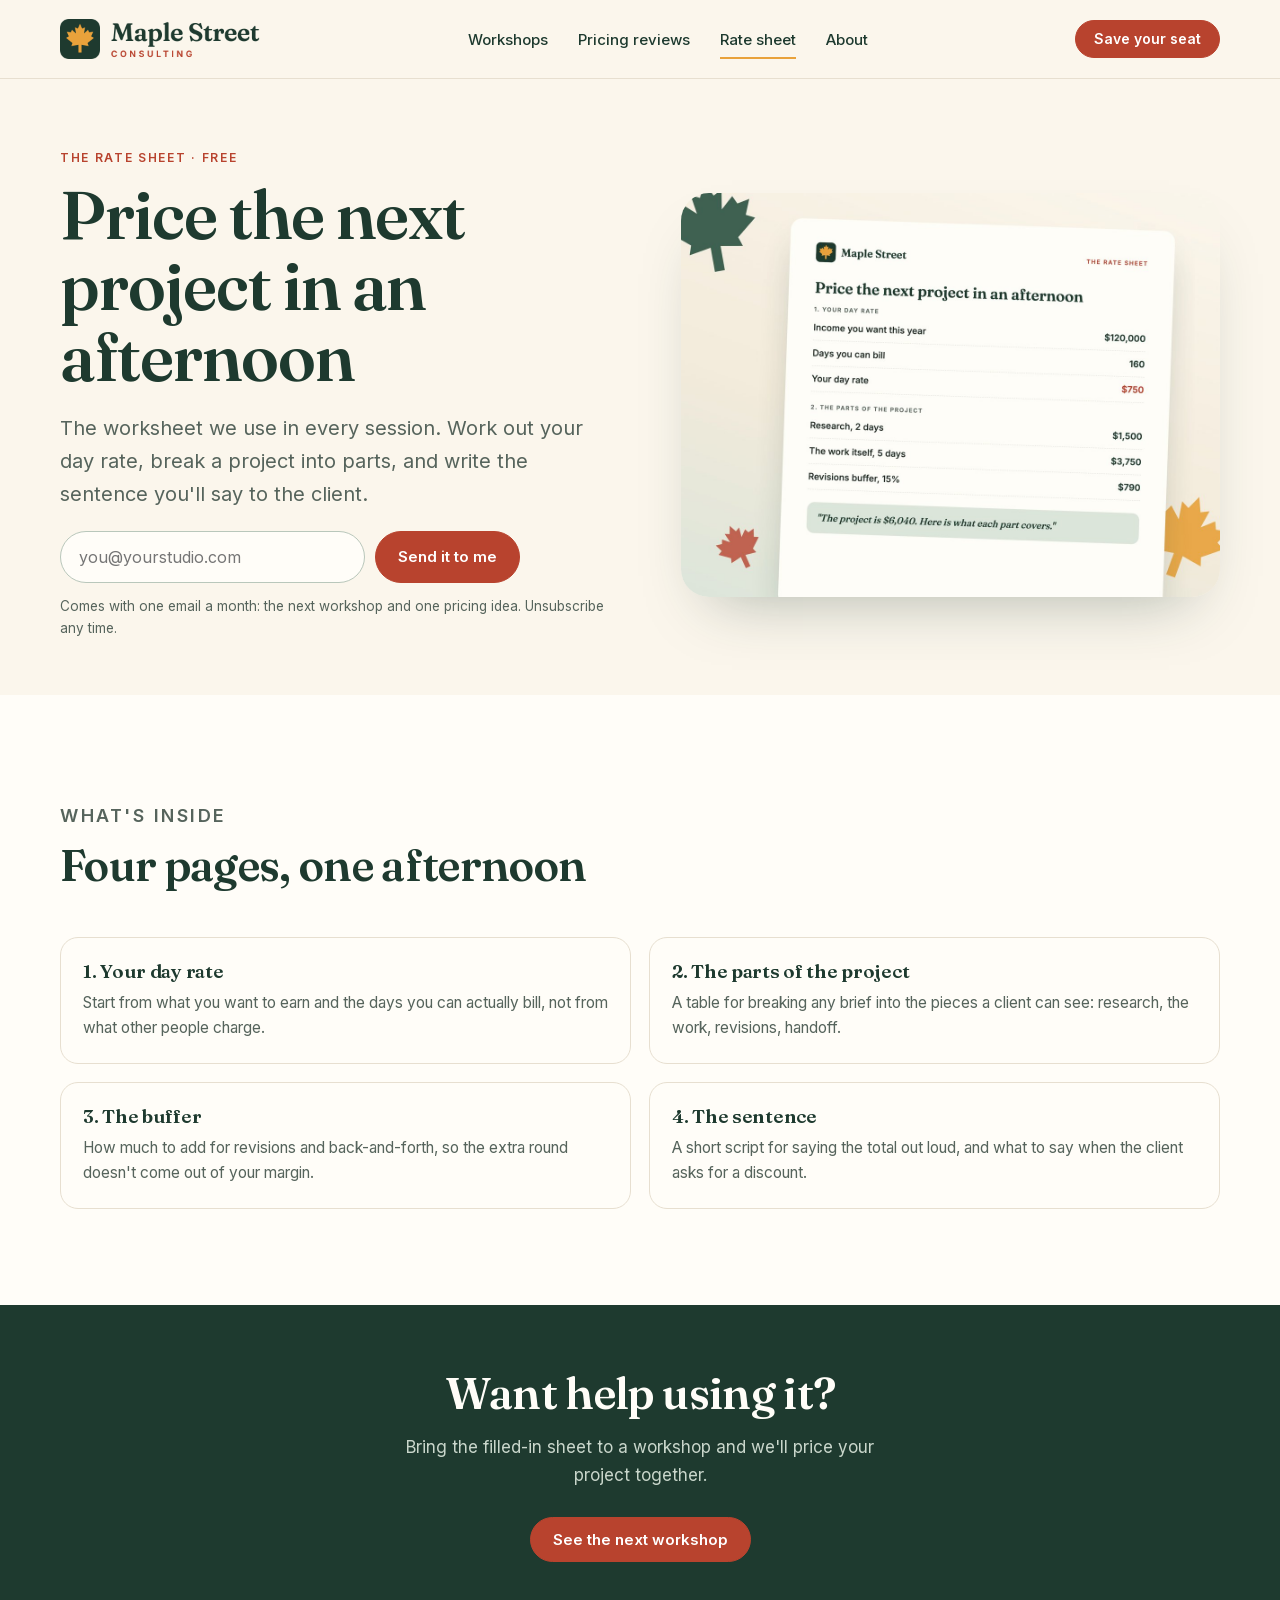
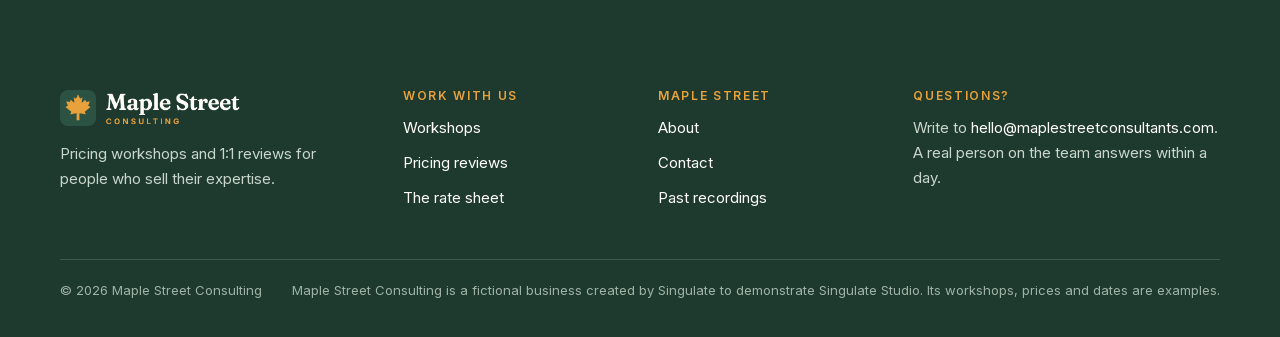
<file: rate-sheet.html>
<!doctype html>
<html lang="en">
<head>
<meta charset="utf-8">
<meta name="viewport" content="width=device-width, initial-scale=1">
<title>The rate sheet | Maple Street Consulting</title>
<meta name="description" content="The free worksheet from every Maple Street session: your day rate, the parts of a project, the buffer and the sentence.">
<meta name="robots" content="noindex">
<meta name="theme-color" content="#1E3A2F">
<link rel="canonical" href="https://maplestreetconsultants.com/rate-sheet.html">
<meta property="og:type" content="website">
<meta property="og:site_name" content="Maple Street Consulting">
<meta property="og:title" content="The rate sheet | Maple Street Consulting">
<meta property="og:description" content="The free worksheet from every Maple Street session: your day rate, the parts of a project, the buffer and the sentence.">
<meta property="og:url" content="https://maplestreetconsultants.com/rate-sheet.html">
<meta property="og:image" content="https://maplestreetconsultants.com/assets/img/og.png">
<meta name="twitter:card" content="summary_large_image">
<link rel="icon" type="image/svg+xml" href="assets/img/mark.svg">
<link rel="icon" type="image/png" sizes="512x512" href="assets/img/icon-512.png">
<link rel="apple-touch-icon" href="assets/img/icon-512.png">
<link rel="preload" href="assets/fonts/fraunces.woff2" as="font" type="font/woff2" crossorigin>
<link rel="stylesheet" href="assets/css/site.css">
<script type="application/ld+json">{"@context": "https://schema.org", "@type": "ProfessionalService", "name": "Maple Street Consulting", "url": "https://maplestreetconsultants.com/", "logo": "https://maplestreetconsultants.com/assets/img/logo.png", "image": "https://maplestreetconsultants.com/assets/img/og.png", "email": "hello@maplestreetconsultants.com", "description": "Pricing workshops and 1:1 pricing reviews for independent consultants, designers and strategists.", "slogan": "Price your work like you mean it."}</script>
<!-- Maple Street Consulting is a fictional business. Singulate uses it to demonstrate Singulate Studio. -->
</head>
<body>
<a class="skip" href="#main">Skip to content</a>
<header class="top">
  <nav class="wrap nav" aria-label="Main">
    <a class="brand" href="index.html" aria-label="Maple Street Consulting home"><img src="assets/img/logo.png" alt="Maple Street Consulting" width="186" height="40"></a>
    <ul class="menu" id="menu"><li><a href="workshops.html">Workshops</a></li><li><a href="pricing-reviews.html">Pricing reviews</a></li><li><a href="rate-sheet.html" aria-current=page>Rate sheet</a></li><li><a href="about.html">About</a></li></ul>
    <a class="btn btn-primary" href="workshops.html#next">Save your seat</a>
    <button class="burger" type="button" aria-controls="menu" aria-expanded="false" aria-label="Menu"><svg width="20" height="14" viewBox="0 0 20 14"><path d="M1 1h18M1 7h18M1 13h18" stroke="currentColor" stroke-width="2" stroke-linecap="round"/></svg></button>
  </nav>
</header>
<main id="main">

<section class="page-hero">
  <div class="wrap hero-grid">
    <div>
      <p class="eyebrow">The rate sheet &middot; free</p>
      <h1>Price the next project in an afternoon</h1>
      <p class="lede">The worksheet we use in every session. Work out your day rate, break a project into parts, and write the sentence you'll say to the client.</p>
      <form class="form" data-demo style="max-width:460px">
        <label class="skip" for="email-rate">Email address</label>
        <input id="email-rate" type="email" required placeholder="you@yourstudio.com" autocomplete="email">
        <button class="btn btn-primary" type="submit">Send it to me</button>
      </form>
      <p class="thanks" role="status">Thanks. Maple Street is a demo business, so nothing was sent and your address wasn't stored.</p>
      <p class="form-note">Comes with one email a month: the next workshop and one pricing idea. Unsubscribe any time.</p>
    </div>
    <div class="art"><img src="assets/img/rate-sheet.jpg" width="1200" height="900" alt="The Maple Street rate sheet: a day rate worked out from target income and billable days, a project broken into priced parts, and the sentence to say the total"></div>
  </div>
</section>

<section class="paper">
  <div class="wrap">
    <div class="intro"><p class="eyebrow">What's inside</p><h2>Four pages, one afternoon</h2></div>
    <div class="inside">
      <div><h3>1. Your day rate</h3><p>Start from what you want to earn and the days you can actually bill, not from what other people charge.</p></div>
      <div><h3>2. The parts of the project</h3><p>A table for breaking any brief into the pieces a client can see: research, the work, revisions, handoff.</p></div>
      <div><h3>3. The buffer</h3><p>How much to add for revisions and back-and-forth, so the extra round doesn't come out of your margin.</p></div>
      <div><h3>4. The sentence</h3><p>A short script for saying the total out loud, and what to say when the client asks for a discount.</p></div>
    </div>
  </div>
</section>

<section class="band tight">
  <div class="wrap cta"><h2>Want help using it?</h2><p>Bring the filled-in sheet to a workshop and we'll price your project together.</p><div class="actions"><a class="btn btn-primary" href="workshops.html#next">See the next workshop</a></div></div>
</section>

</main>
<footer>
  <div class="wrap">
    <div class="foot">
      <div><img src="assets/img/logo-white.png" alt="Maple Street Consulting" width="167" height="36"><p>Pricing workshops and 1:1 reviews for people who sell their expertise.</p></div>
      <div><h4>Work with us</h4><ul><li><a href="workshops.html">Workshops</a></li><li><a href="pricing-reviews.html">Pricing reviews</a></li><li><a href="rate-sheet.html">The rate sheet</a></li></ul></div>
      <div><h4>Maple Street</h4><ul><li><a href="about.html">About</a></li><li><a href="mailto:hello@maplestreetconsultants.com">Contact</a></li><li><a href="workshops.html#recording">Past recordings</a></li></ul></div>
      <div><h4>Questions?</h4><p>Write to <a href="mailto:hello@maplestreetconsultants.com">hello@maplestreetconsultants.com</a>. A real person on the team answers within a day.</p></div>
    </div>
    <div class="fine"><span>&copy; 2026 Maple Street Consulting</span><span>Maple Street Consulting is a fictional business created by Singulate to demonstrate Singulate Studio. Its workshops, prices and dates are examples.</span></div>
  </div>
</footer>
<script src="assets/js/site.js"></script>
</body>
</html>
</file>
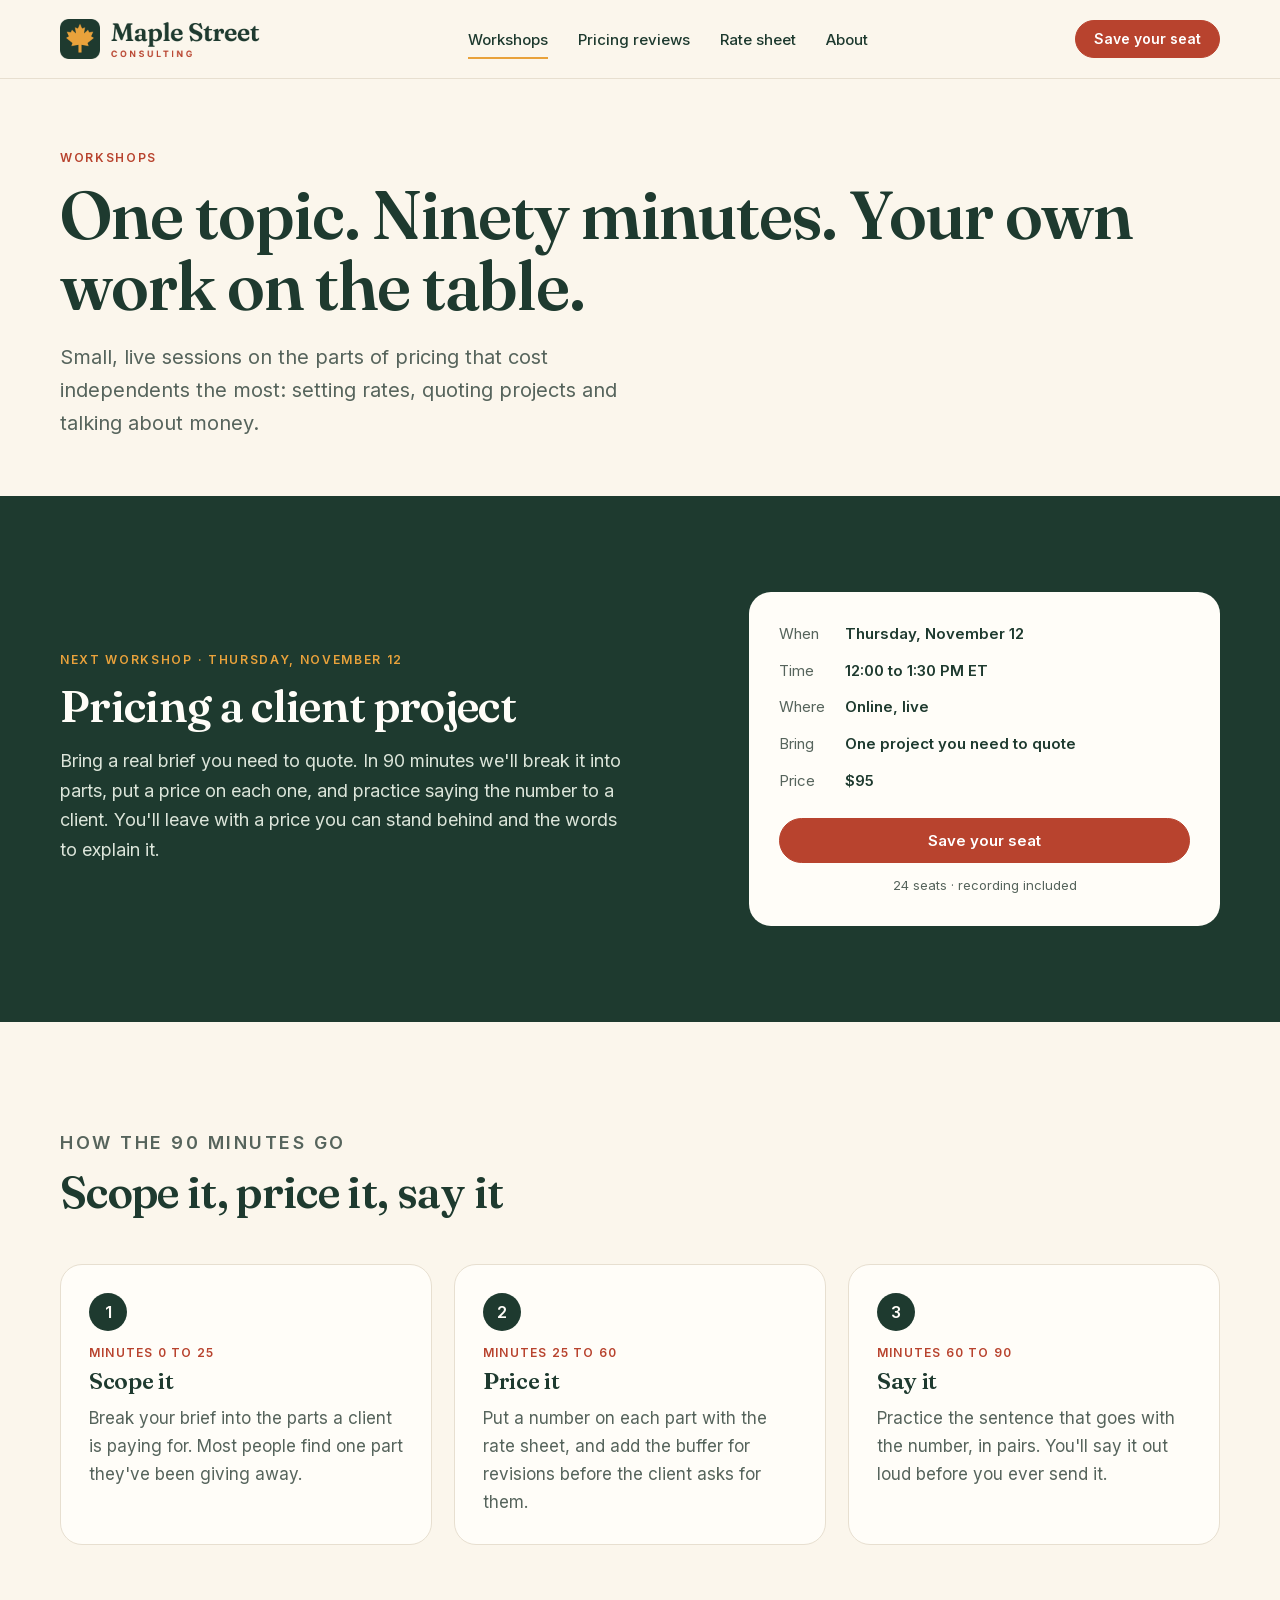
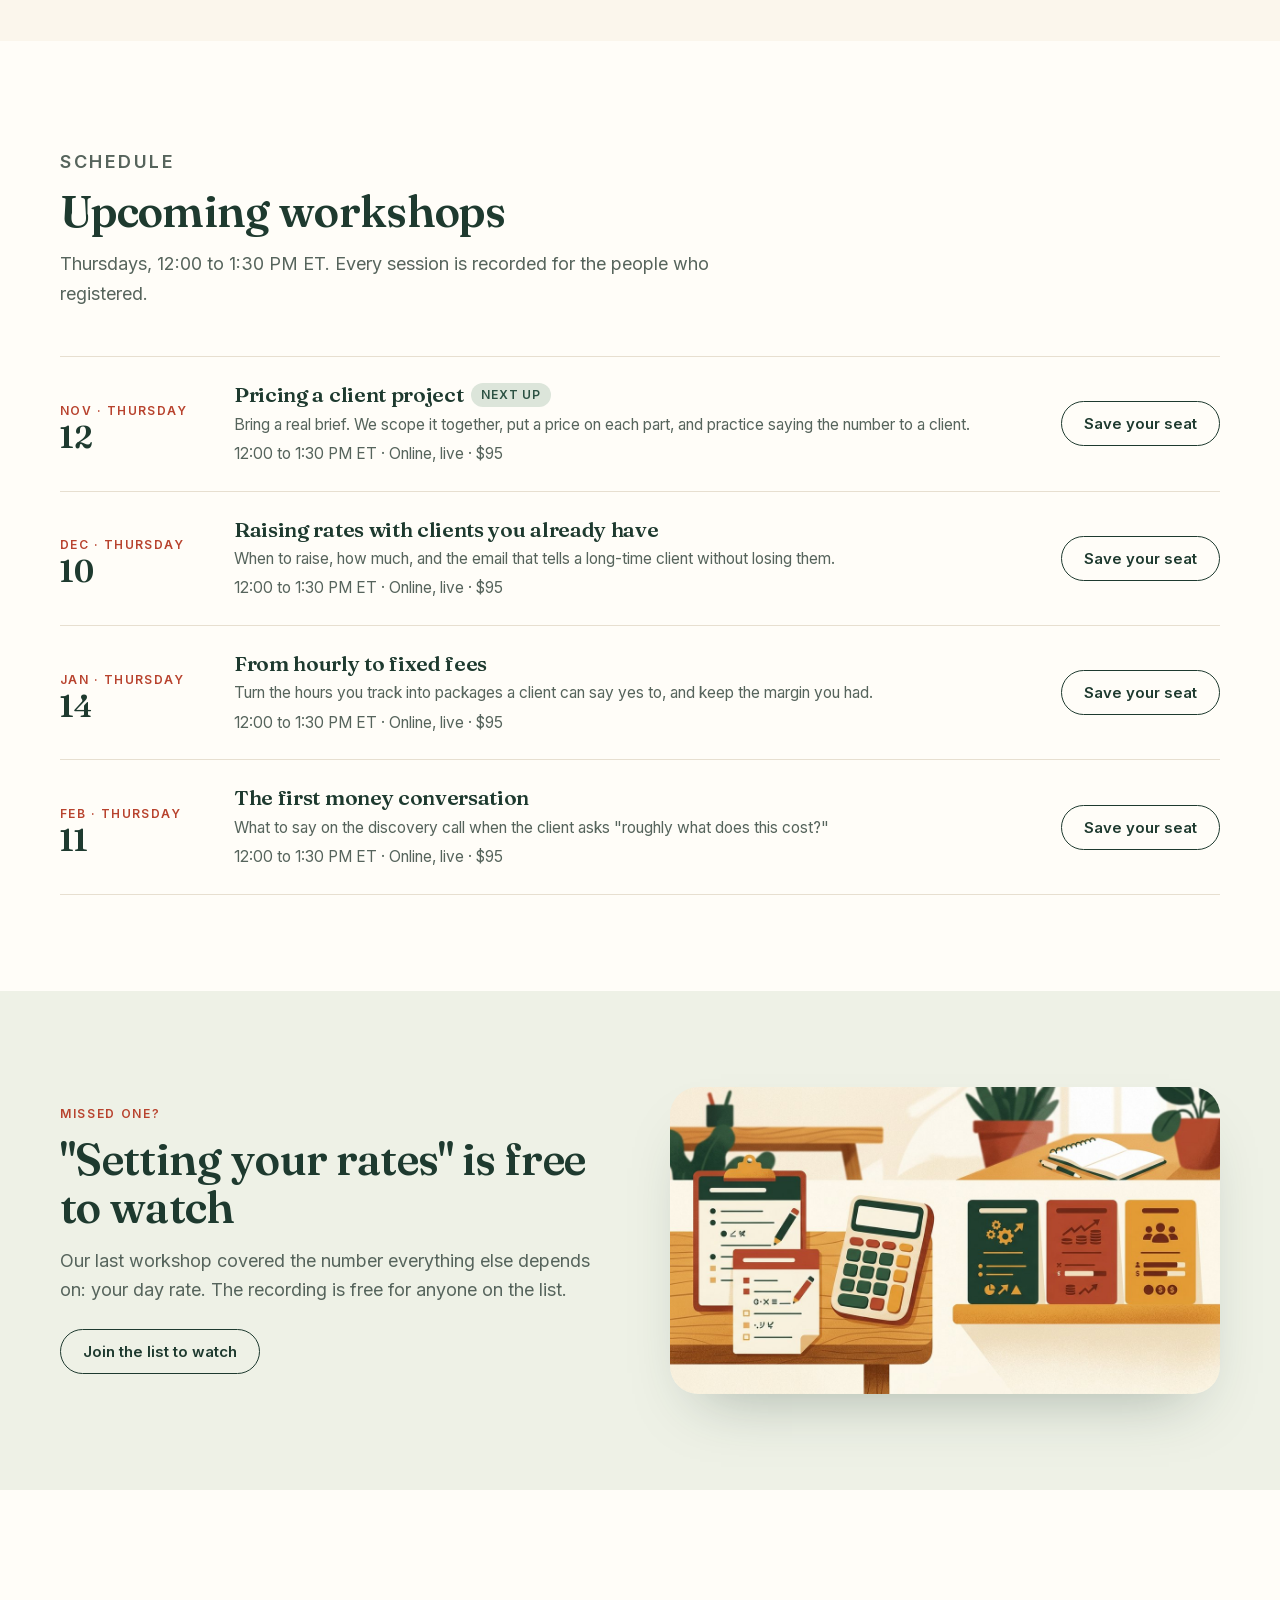
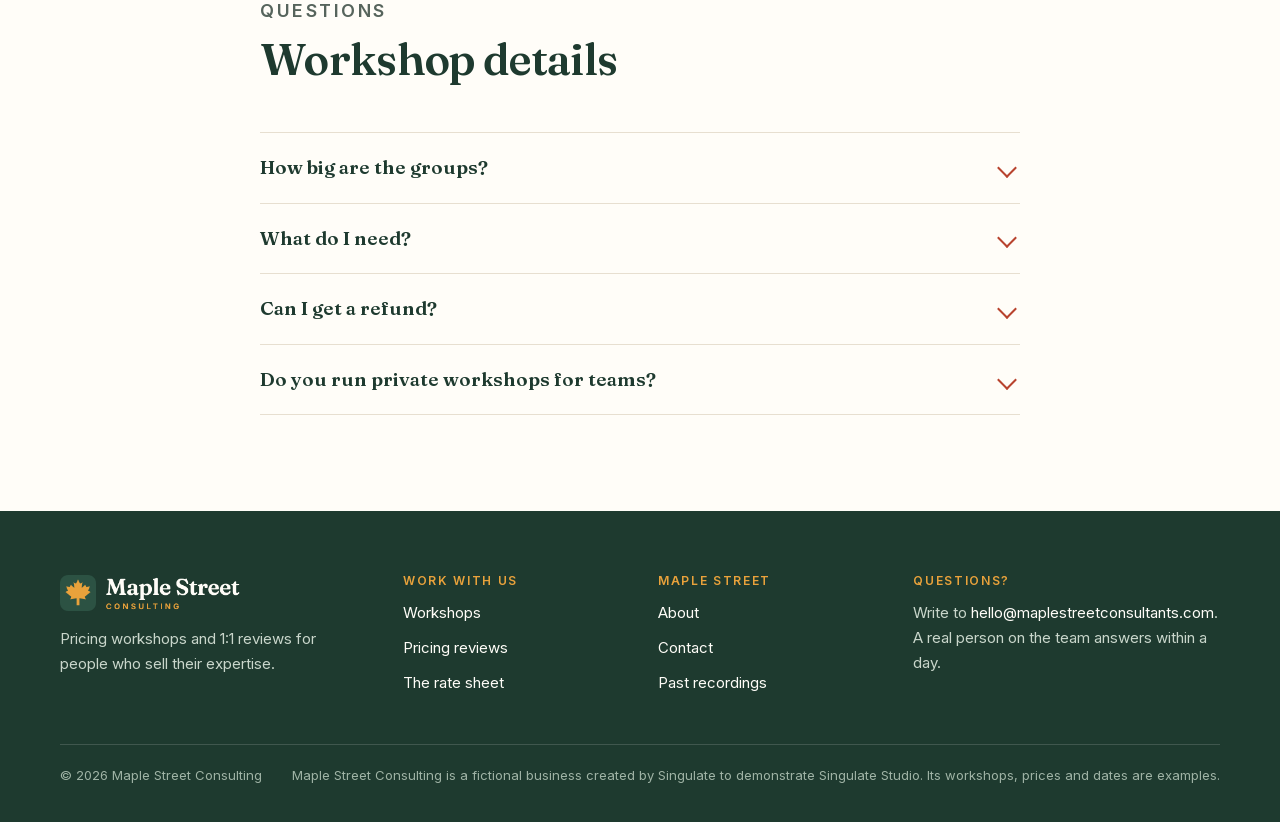
<file: workshops.html>
<!doctype html>
<html lang="en">
<head>
<meta charset="utf-8">
<meta name="viewport" content="width=device-width, initial-scale=1">
<title>Workshops | Maple Street Consulting</title>
<meta name="description" content="Live 90-minute pricing workshops for independents. Next up: Pricing a client project, Thursday, November 12.">
<meta name="robots" content="noindex">
<meta name="theme-color" content="#1E3A2F">
<link rel="canonical" href="https://maplestreetconsultants.com/workshops.html">
<meta property="og:type" content="website">
<meta property="og:site_name" content="Maple Street Consulting">
<meta property="og:title" content="Workshops | Maple Street Consulting">
<meta property="og:description" content="Live 90-minute pricing workshops for independents. Next up: Pricing a client project, Thursday, November 12.">
<meta property="og:url" content="https://maplestreetconsultants.com/workshops.html">
<meta property="og:image" content="https://maplestreetconsultants.com/assets/img/og.png">
<meta name="twitter:card" content="summary_large_image">
<link rel="icon" type="image/svg+xml" href="assets/img/mark.svg">
<link rel="icon" type="image/png" sizes="512x512" href="assets/img/icon-512.png">
<link rel="apple-touch-icon" href="assets/img/icon-512.png">
<link rel="preload" href="assets/fonts/fraunces.woff2" as="font" type="font/woff2" crossorigin>
<link rel="stylesheet" href="assets/css/site.css">
<script type="application/ld+json">{"@context": "https://schema.org", "@type": "ProfessionalService", "name": "Maple Street Consulting", "url": "https://maplestreetconsultants.com/", "logo": "https://maplestreetconsultants.com/assets/img/logo.png", "image": "https://maplestreetconsultants.com/assets/img/og.png", "email": "hello@maplestreetconsultants.com", "description": "Pricing workshops and 1:1 pricing reviews for independent consultants, designers and strategists.", "slogan": "Price your work like you mean it."}</script>
<!-- Maple Street Consulting is a fictional business. Singulate uses it to demonstrate Singulate Studio. -->
</head>
<body>
<a class="skip" href="#main">Skip to content</a>
<header class="top">
  <nav class="wrap nav" aria-label="Main">
    <a class="brand" href="index.html" aria-label="Maple Street Consulting home"><img src="assets/img/logo.png" alt="Maple Street Consulting" width="186" height="40"></a>
    <ul class="menu" id="menu"><li><a href="workshops.html" aria-current=page>Workshops</a></li><li><a href="pricing-reviews.html">Pricing reviews</a></li><li><a href="rate-sheet.html">Rate sheet</a></li><li><a href="about.html">About</a></li></ul>
    <a class="btn btn-primary" href="workshops.html#next">Save your seat</a>
    <button class="burger" type="button" aria-controls="menu" aria-expanded="false" aria-label="Menu"><svg width="20" height="14" viewBox="0 0 20 14"><path d="M1 1h18M1 7h18M1 13h18" stroke="currentColor" stroke-width="2" stroke-linecap="round"/></svg></button>
  </nav>
</header>
<main id="main">

<section class="page-hero">
  <div class="wrap">
    <p class="eyebrow">Workshops</p>
    <h1>One topic. Ninety minutes. Your own work on the table.</h1>
    <p class="lede">Small, live sessions on the parts of pricing that cost independents the most: setting rates, quoting projects and talking about money.</p>
  </div>
</section>

<section class="band" id="next">
  <div class="wrap workshop">
    <div>
      <p class="eyebrow">Next workshop &middot; Thursday, November 12</p>
      <h2>Pricing a client project</h2>
      <p class="body">Bring a real brief you need to quote. In 90 minutes we'll break it into parts, put a price on each one, and practice saying the number to a client. You'll leave with a price you can stand behind and the words to explain it.</p>
    </div>
    <div class="details">
      <dl><dt>When</dt><dd>Thursday, November 12</dd><dt>Time</dt><dd>12:00 to 1:30 PM ET</dd><dt>Where</dt><dd>Online, live</dd><dt>Bring</dt><dd>One project you need to quote</dd><dt>Price</dt><dd>$95</dd></dl>
      <a class="btn btn-primary" href="mailto:hello@maplestreetconsultants.com?subject=Seat%20for%20November%2012">Save your seat</a>
      <p class="seats">24 seats &middot; recording included</p>
    </div>
  </div>
</section>

<section>
  <div class="wrap">
    <div class="intro"><p class="eyebrow">How the 90 minutes go</p><h2>Scope it, price it, say it</h2></div>
    <ol class="steps">
      <li><p class="time">Minutes 0 to 25</p><h3>Scope it</h3><p>Break your brief into the parts a client is paying for. Most people find one part they've been giving away.</p></li>
      <li><p class="time">Minutes 25 to 60</p><h3>Price it</h3><p>Put a number on each part with the rate sheet, and add the buffer for revisions before the client asks for them.</p></li>
      <li><p class="time">Minutes 60 to 90</p><h3>Say it</h3><p>Practice the sentence that goes with the number, in pairs. You'll say it out loud before you ever send it.</p></li>
    </ol>
  </div>
</section>

<section class="paper">
  <div class="wrap">
    <div class="intro"><p class="eyebrow">Schedule</p><h2>Upcoming workshops</h2><p>Thursdays, 12:00 to 1:30 PM ET. Every session is recorded for the people who registered.</p></div>
    <ul class="schedule"><li><div class="date"><span>Nov &middot; Thursday</span><b>12</b></div><div><h3>Pricing a client project<span class="pill">Next up</span></h3><p>Bring a real brief. We scope it together, put a price on each part, and practice saying the number to a client.</p><p>12:00 to 1:30 PM ET &middot; Online, live &middot; $95</p></div><a class="btn btn-ghost" href="workshops.html#next">Save your seat</a></li><li><div class="date"><span>Dec &middot; Thursday</span><b>10</b></div><div><h3>Raising rates with clients you already have</h3><p>When to raise, how much, and the email that tells a long-time client without losing them.</p><p>12:00 to 1:30 PM ET &middot; Online, live &middot; $95</p></div><a class="btn btn-ghost" href="workshops.html#next">Save your seat</a></li><li><div class="date"><span>Jan &middot; Thursday</span><b>14</b></div><div><h3>From hourly to fixed fees</h3><p>Turn the hours you track into packages a client can say yes to, and keep the margin you had.</p><p>12:00 to 1:30 PM ET &middot; Online, live &middot; $95</p></div><a class="btn btn-ghost" href="workshops.html#next">Save your seat</a></li><li><div class="date"><span>Feb &middot; Thursday</span><b>11</b></div><div><h3>The first money conversation</h3><p>What to say on the discovery call when the client asks "roughly what does this cost?"</p><p>12:00 to 1:30 PM ET &middot; Online, live &middot; $95</p></div><a class="btn btn-ghost" href="workshops.html#next">Save your seat</a></li></ul>
  </div>
</section>

<section class="sage" id="recording">
  <div class="wrap split flip">
    <div class="art"><img src="assets/img/tools-scene.jpg" width="1200" height="670" alt="Illustration of a desk with a checklist, a calculator and three pricing cards"></div>
    <div>
      <p class="eyebrow">Missed one?</p>
      <h2>"Setting your rates" is free to watch</h2>
      <p class="muted" style="margin-top:14px;font-size:18px">Our last workshop covered the number everything else depends on: your day rate. The recording is free for anyone on the list.</p>
      <p style="margin-top:24px"><a class="btn btn-ghost" href="rate-sheet.html">Join the list to watch</a></p>
    </div>
  </div>
</section>

<section class="paper">
  <div class="narrow">
    <div class="intro"><p class="eyebrow">Questions</p><h2>Workshop details</h2></div>
    <div class="faq"><details><summary>How big are the groups?</summary><div class="a">24 people at most, so there's time for your project, not just the examples.</div></details><details><summary>What do I need?</summary><div class="a">A laptop, a camera you're happy to turn on for the practice part, and one project you need to quote.</div></details><details><summary>Can I get a refund?</summary><div class="a">Move to any later workshop for free, or get a full refund up to 24 hours before the session.</div></details><details><summary>Do you run private workshops for teams?</summary><div class="a">Yes, for small studios and agencies. Write to us with the size of the team and the kind of work you price.</div></details></div>
  </div>
</section>

</main>
<footer>
  <div class="wrap">
    <div class="foot">
      <div><img src="assets/img/logo-white.png" alt="Maple Street Consulting" width="167" height="36"><p>Pricing workshops and 1:1 reviews for people who sell their expertise.</p></div>
      <div><h4>Work with us</h4><ul><li><a href="workshops.html">Workshops</a></li><li><a href="pricing-reviews.html">Pricing reviews</a></li><li><a href="rate-sheet.html">The rate sheet</a></li></ul></div>
      <div><h4>Maple Street</h4><ul><li><a href="about.html">About</a></li><li><a href="mailto:hello@maplestreetconsultants.com">Contact</a></li><li><a href="workshops.html#recording">Past recordings</a></li></ul></div>
      <div><h4>Questions?</h4><p>Write to <a href="mailto:hello@maplestreetconsultants.com">hello@maplestreetconsultants.com</a>. A real person on the team answers within a day.</p></div>
    </div>
    <div class="fine"><span>&copy; 2026 Maple Street Consulting</span><span>Maple Street Consulting is a fictional business created by Singulate to demonstrate Singulate Studio. Its workshops, prices and dates are examples.</span></div>
  </div>
</footer>
<script src="assets/js/site.js"></script>
</body>
</html>
</file>
<file: assets/css/site.css>
@font-face{font-family:'Fraunces';src:url(../fonts/fraunces.woff2) format('woff2');font-weight:300 900;font-display:swap}
@font-face{font-family:'Inter';src:url(../fonts/inter.woff2) format('woff2');font-weight:300 900;font-display:swap}
:root{
  --forest:#1E3A2F;--forest-2:#2C5243;--maple:#B8432E;--maple-dark:#9C3624;--amber:#E9A23B;
  --cream:#FBF6EC;--paper:#FFFDF8;--sage:#DCE5DA;--sage-2:#EEF1E6;--ink:#1E2A24;--muted:#56645C;--line:#E7DFD0;
  --serif:'Fraunces',Georgia,'Times New Roman',serif;--sans:'Inter',-apple-system,'Segoe UI',Helvetica,Arial,sans-serif;
  --radius:22px;--shadow:0 30px 60px -30px rgba(30,58,47,.35);
}
*{box-sizing:border-box}
html{-webkit-text-size-adjust:100%;scroll-behavior:smooth}
body{margin:0;background:var(--cream);color:var(--ink);font:400 17px/1.65 var(--sans);-webkit-font-smoothing:antialiased}
img{max-width:100%;height:auto;display:block}
a{color:inherit}
p{margin:0}
h1,h2,h3,h4{font-family:var(--serif);font-weight:600;color:var(--forest);letter-spacing:-.015em;margin:0}
h1{font-size:clamp(40px,5.6vw,68px);line-height:1.04}
h2{font-size:clamp(30px,3.8vw,44px);line-height:1.1}
h3{font-size:23px;line-height:1.25}
.wrap{width:min(1160px,100% - 40px);margin-inline:auto}
.narrow{width:min(760px,100% - 40px);margin-inline:auto}
.eyebrow{font:600 12px/1.2 var(--sans);letter-spacing:.14em;text-transform:uppercase;color:var(--maple);margin:0 0 14px}
.lede{font-size:20px;color:var(--muted);max-width:34ch}
.muted{color:var(--muted)}
.skip{position:absolute;left:-999px;top:8px;background:var(--forest);color:#fff;padding:10px 14px;border-radius:8px;z-index:20}
.skip:focus{left:12px}
:focus-visible{outline:3px solid var(--amber);outline-offset:3px;border-radius:6px}

/* buttons */
.btn{display:inline-flex;align-items:center;justify-content:center;gap:8px;padding:14px 22px;border-radius:999px;font:600 15px/1 var(--sans);text-decoration:none;border:1.5px solid var(--forest);transition:transform .15s ease,background .15s ease,color .15s ease;cursor:pointer}
.btn:hover{transform:translateY(-1px)}
.btn-primary{background:var(--maple);border-color:var(--maple);color:#fff}
.btn-primary:hover{background:var(--maple-dark);border-color:var(--maple-dark)}
.btn-ghost{color:var(--forest);background:transparent}
.btn-ghost:hover{background:var(--sage-2)}
.btn-light{background:var(--paper);border-color:var(--paper);color:var(--forest)}
.textlink{font-weight:600;color:var(--maple);text-decoration:none;border-bottom:1.5px solid currentColor;padding-bottom:1px}

/* header */
.top{position:sticky;top:0;z-index:10;background:rgba(251,246,236,.94);backdrop-filter:saturate(140%) blur(8px);border-bottom:1px solid var(--line)}
.nav{display:flex;align-items:center;justify-content:space-between;height:78px;gap:24px}
.brand img{height:40px;width:auto}
.menu{display:flex;align-items:center;gap:30px;list-style:none;margin:0;padding:0;font:500 15px/1 var(--sans)}
.menu a{text-decoration:none;color:var(--forest);padding:8px 0;border-bottom:2px solid transparent}
.menu a:hover,.menu a[aria-current=page]{border-bottom-color:var(--amber)}
.nav .btn{padding:11px 18px;font-size:14px}
.burger{display:none;background:none;border:1.5px solid var(--line);border-radius:12px;width:44px;height:44px;cursor:pointer;color:var(--forest)}
.burger svg{margin:auto}

/* sections */
section{padding:96px 0}
.tight{padding:64px 0}
.band{background:var(--forest);color:var(--cream)}
.band h2,.band h3{color:var(--paper)}
.band .eyebrow{color:var(--amber)}
.band .muted,.band .lede{color:#C9D6CB}
.sage{background:var(--sage-2)}
.paper{background:var(--paper)}
.intro{max-width:660px;margin-bottom:48px}
.intro p{color:var(--muted);font-size:18px;margin-top:14px}
.band .intro p{color:#C9D6CB}

/* hero */
.hero{padding:76px 0 88px}
.hero-grid{display:grid;grid-template-columns:1.02fr .98fr;gap:60px;align-items:center}
.hero .lede{margin:22px 0 32px}
.actions{display:flex;flex-wrap:wrap;gap:12px}
.art{border-radius:28px;overflow:hidden;box-shadow:var(--shadow)}
.leave{display:flex;flex-wrap:wrap;gap:10px 22px;margin-top:34px;padding:0;list-style:none;color:var(--muted);font-size:15px}
.leave li{display:flex;align-items:center;gap:8px}
.leave svg{flex:none}
.page-hero{padding:72px 0 56px}
.page-hero .lede{margin-top:20px;max-width:48ch}

/* cards */
.cards{display:grid;grid-template-columns:repeat(3,1fr);gap:22px}
.card{background:var(--paper);border:1px solid var(--line);border-radius:var(--radius);padding:30px;display:flex;flex-direction:column;gap:12px}
.card .tag{align-self:flex-start;font:600 12px/1 var(--sans);letter-spacing:.08em;text-transform:uppercase;color:var(--forest-2);background:var(--sage);border-radius:999px;padding:7px 11px}
.card p{color:var(--muted)}
.card .price{font:600 15px/1 var(--sans);color:var(--forest);margin-top:auto;padding-top:8px}
.card .textlink{align-self:flex-start}

/* next workshop */
.workshop{display:grid;grid-template-columns:1.15fr .85fr;gap:52px;align-items:center}
.workshop .body{font-size:18px;margin-top:16px;max-width:52ch;color:#DCE5DA}
.details{background:var(--paper);color:var(--ink);border-radius:var(--radius);padding:30px}
.details dl{margin:0 0 24px;display:grid;grid-template-columns:auto 1fr;gap:12px 20px;font-size:15px}
.details dt{color:var(--muted)}
.details dd{margin:0;font-weight:600;color:var(--forest)}
.details .btn{width:100%}
.seats{margin-top:12px;font-size:13px;color:var(--muted);text-align:center}

/* steps */
.steps{display:grid;grid-template-columns:repeat(3,1fr);gap:22px;counter-reset:s;list-style:none;margin:0;padding:0}
.steps li{position:relative;padding:28px;border-radius:var(--radius);background:var(--paper);border:1px solid var(--line)}
.steps li::before{counter-increment:s;content:counter(s);display:grid;place-items:center;width:38px;height:38px;border-radius:50%;background:var(--forest);color:var(--paper);font:600 16px/1 var(--sans);margin-bottom:16px}
.steps .time{font:600 12px/1 var(--sans);letter-spacing:.1em;text-transform:uppercase;color:var(--maple);margin-bottom:8px}
.steps p{color:var(--muted);margin-top:8px}
.split{display:grid;grid-template-columns:1fr 1fr;gap:60px;align-items:center}
.split.flip .art{order:2}

/* who */
.who{display:grid;grid-template-columns:repeat(3,1fr);gap:28px 22px}
.who div{border-top:3px solid var(--amber);padding-top:18px}
.who p{color:var(--muted);margin-top:8px}

/* schedule */
.schedule{list-style:none;margin:0;padding:0;border-top:1px solid var(--line)}
.schedule li{display:grid;grid-template-columns:150px 1fr auto;gap:24px;align-items:center;padding:24px 0;border-bottom:1px solid var(--line)}
.date{font-family:var(--serif);color:var(--forest)}
.date b{display:block;font-size:30px;line-height:1;font-weight:600}
.date span{font:600 12px/1 var(--sans);letter-spacing:.12em;text-transform:uppercase;color:var(--maple)}
.schedule h3{font-size:21px}
.schedule p{color:var(--muted);margin-top:4px;font-size:15.5px}
.pill{display:inline-block;font:600 12px/1 var(--sans);letter-spacing:.06em;text-transform:uppercase;padding:6px 10px;border-radius:999px;background:var(--sage);color:var(--forest-2);margin-left:8px;vertical-align:3px}

/* lists */
.checks{list-style:none;margin:20px 0 0;padding:0;display:grid;gap:12px}
.checks li{display:grid;grid-template-columns:24px 1fr;gap:12px}
.checks svg{margin-top:3px}
.inside{display:grid;grid-template-columns:repeat(2,1fr);gap:18px}
.inside div{padding:22px;border-radius:18px;background:var(--paper);border:1px solid var(--line)}
.inside h3{font-size:19px}
.inside p{color:var(--muted);margin-top:6px;font-size:15.5px}
.principles{display:grid;grid-template-columns:repeat(3,1fr);gap:22px}
.principles div{padding:28px;border-radius:var(--radius);background:var(--paper);border:1px solid var(--line)}
.principles p{color:var(--muted);margin-top:8px}

/* price box */
.pricebox{background:var(--paper);border:1px solid var(--line);border-radius:var(--radius);padding:32px;box-shadow:var(--shadow)}
.pricebox .amount{font:600 52px/1 var(--serif);color:var(--forest)}
.pricebox .per{color:var(--muted);margin:6px 0 20px}

/* signup */
.signup{display:grid;grid-template-columns:1fr 1fr;gap:48px;align-items:center;background:var(--sage);border-radius:28px;padding:48px}
.form{display:flex;gap:10px;flex-wrap:wrap;margin-top:20px}
.form input{flex:1 1 220px;min-width:0;height:52px;padding:0 18px;border-radius:999px;border:1.5px solid #B9C7BB;background:var(--paper);font:400 16px/1 var(--sans);color:var(--ink)}
.form input:focus{outline:none;border-color:var(--forest);box-shadow:0 0 0 4px rgba(30,58,47,.12)}
.form .btn{height:52px}
.form-note{font-size:13.5px;color:var(--muted);margin-top:12px}
.thanks{display:none;margin-top:16px;padding:14px 18px;border-radius:14px;background:var(--paper);font-size:15px;color:var(--forest)}
.form.sent+.thanks{display:block}

/* faq */
.faq{border-top:1px solid var(--line)}
.faq details{border-bottom:1px solid var(--line)}
.faq summary{list-style:none;cursor:pointer;display:flex;justify-content:space-between;align-items:center;gap:20px;padding:22px 0;font:600 19px/1.35 var(--serif);color:var(--forest)}
.faq summary::-webkit-details-marker{display:none}
.faq summary::after{content:"";flex:none;width:12px;height:12px;border-right:2px solid var(--maple);border-bottom:2px solid var(--maple);transform:rotate(45deg);transition:transform .2s;margin-right:6px}
.faq details[open] summary::after{transform:rotate(225deg)}
.faq .a{padding:0 0 24px;color:var(--muted);max-width:64ch}

/* cta */
.cta{text-align:center}
.cta h2{max-width:20ch;margin:0 auto}
.cta p{color:#C9D6CB;margin:16px auto 28px;max-width:46ch}
.cta .actions{justify-content:center}

/* footer */
footer{background:var(--forest);color:#C9D6CB;padding:64px 0 36px;font-size:15px}
.foot{display:grid;grid-template-columns:1.4fr 1fr 1fr 1.4fr;gap:36px}
.foot img{height:36px;width:auto;margin-bottom:16px}
.foot h4{font:600 12px/1 var(--sans);letter-spacing:.14em;text-transform:uppercase;color:var(--amber);margin-bottom:14px}
.foot ul{list-style:none;margin:0;padding:0;display:grid;gap:10px}
.foot a{color:var(--paper);text-decoration:none}
.foot a:hover{text-decoration:underline}
.fine{margin-top:48px;padding-top:20px;border-top:1px solid rgba(255,255,255,.15);font-size:13px;color:#9FB3A5;display:flex;flex-wrap:wrap;justify-content:space-between;gap:12px}

@media (max-width:980px){
  .hero-grid,.workshop,.split,.signup{grid-template-columns:1fr}
  .split.flip .art{order:0}
  .cards,.steps,.who,.principles{grid-template-columns:1fr 1fr}
  .foot{grid-template-columns:1fr 1fr}
}
@media (max-width:760px){
  section{padding:68px 0}
  .hero{padding:48px 0 64px}
  .menu{display:none;position:absolute;left:0;right:0;top:78px;flex-direction:column;align-items:stretch;gap:0;background:var(--cream);border-bottom:1px solid var(--line);padding:8px 20px 18px}
  .menu.open{display:flex}
  .menu a{display:block;padding:14px 0;border-bottom:1px solid var(--line)}
  .menu a:hover,.menu a[aria-current=page]{border-bottom-color:var(--line);color:var(--maple)}
  .burger{display:grid}
  .nav .btn{display:none}
  .cards,.steps,.who,.principles,.inside{grid-template-columns:1fr}
  .schedule li{grid-template-columns:1fr;gap:10px}
  .signup{padding:32px 24px}
  .foot{grid-template-columns:1fr}
}
@media (prefers-reduced-motion:reduce){html{scroll-behavior:auto}*{transition:none!important}}
</file>
